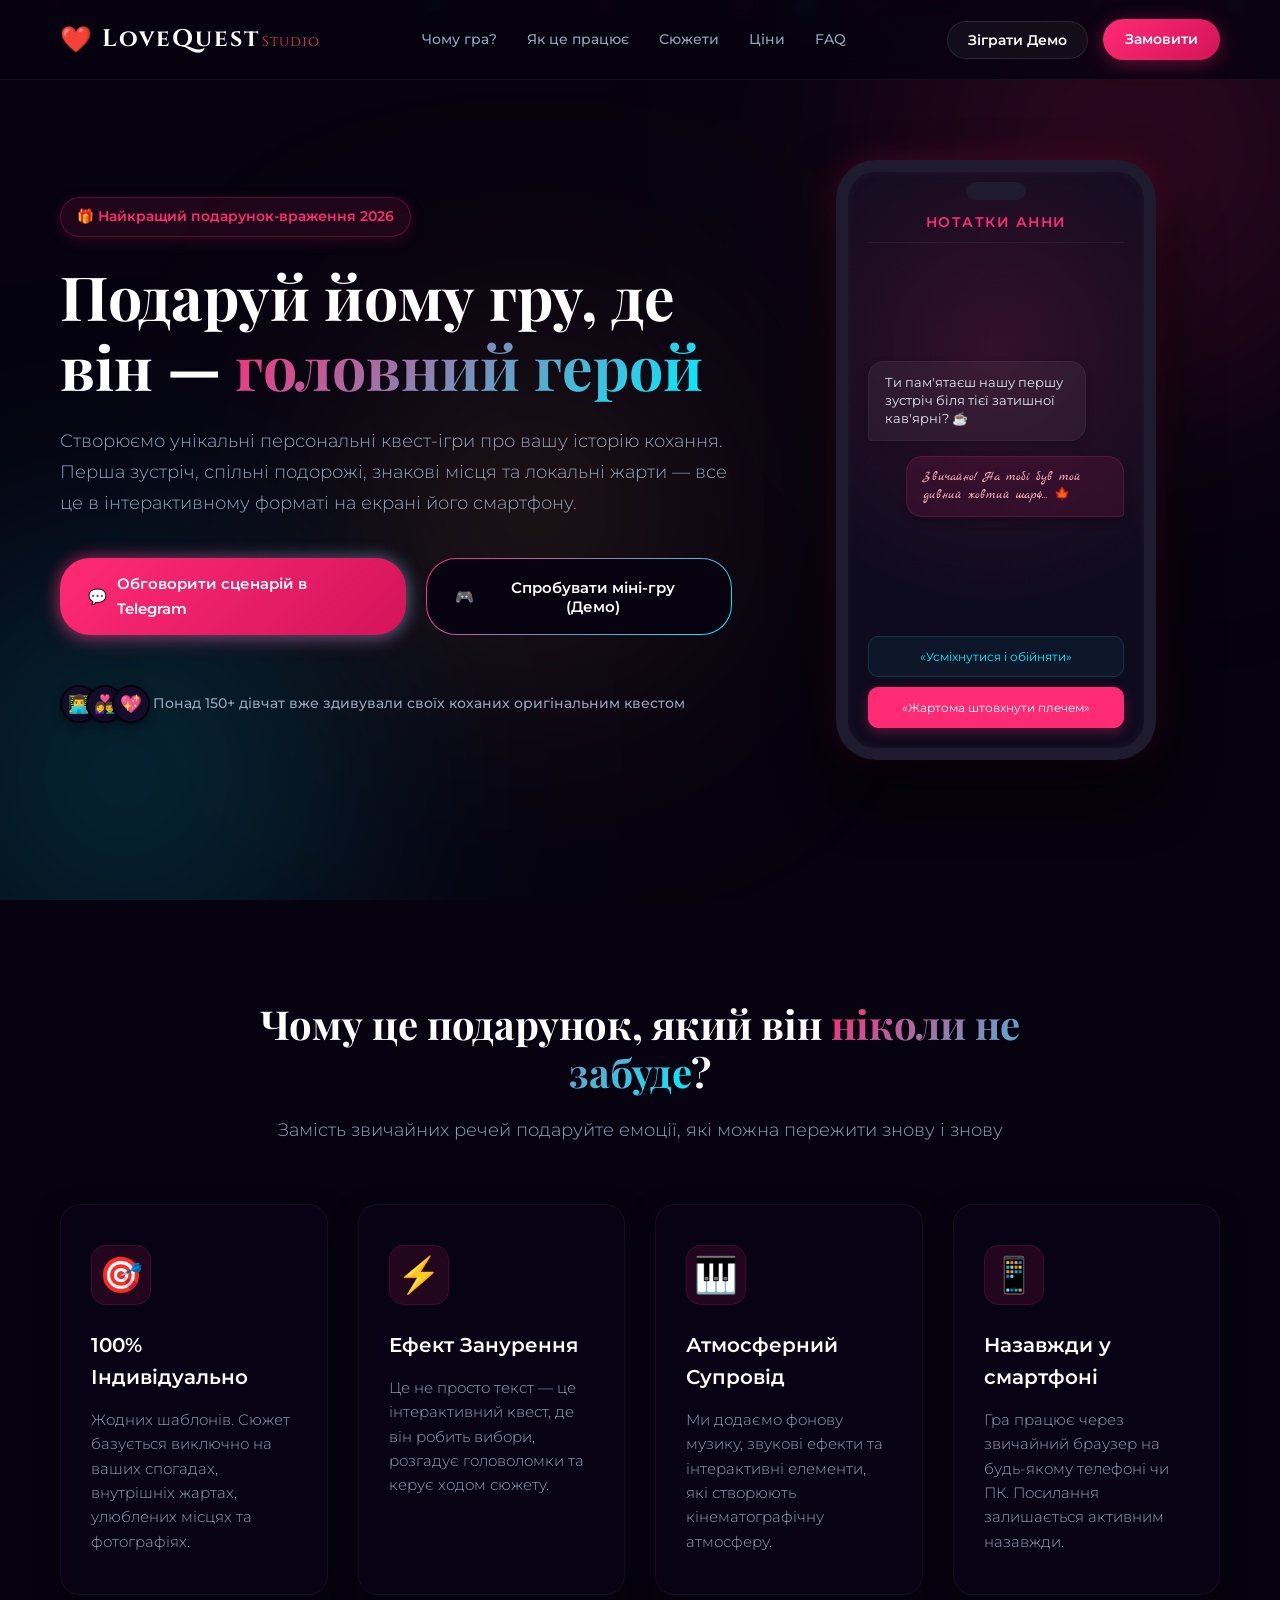
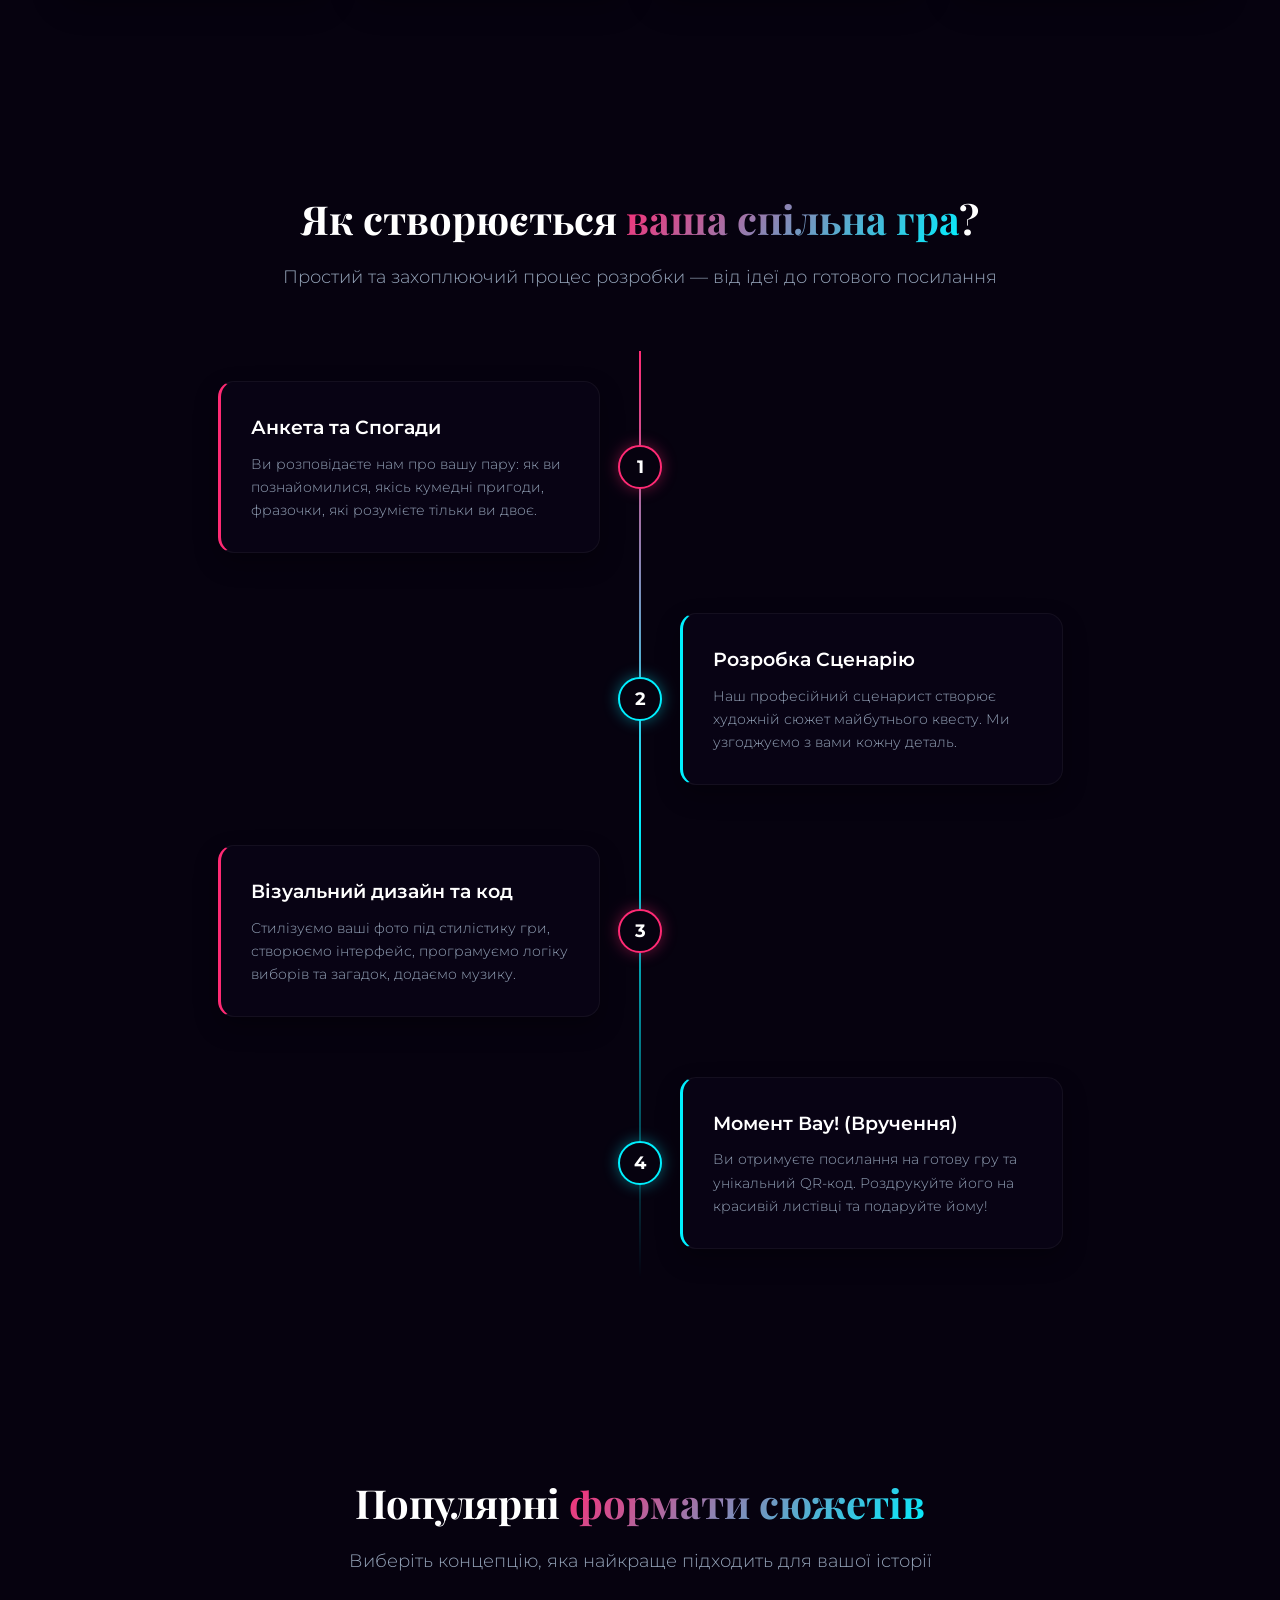
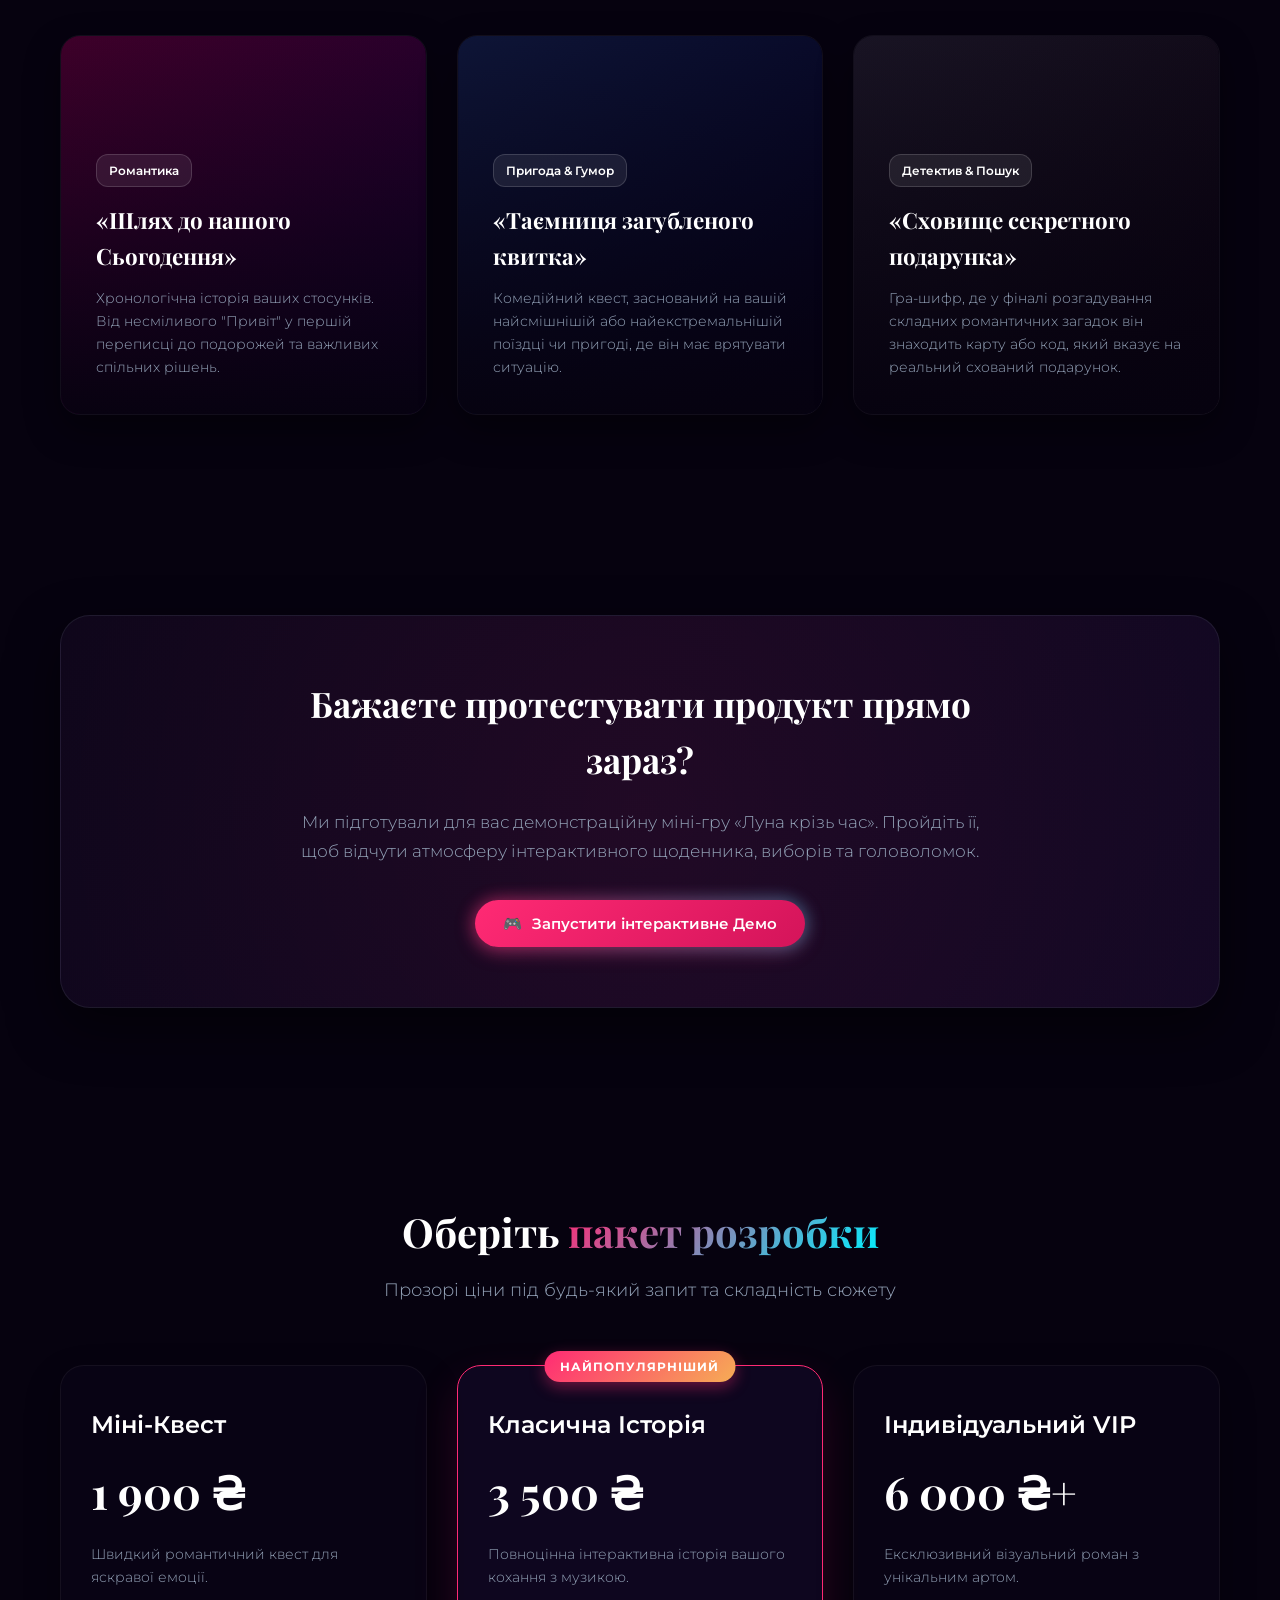
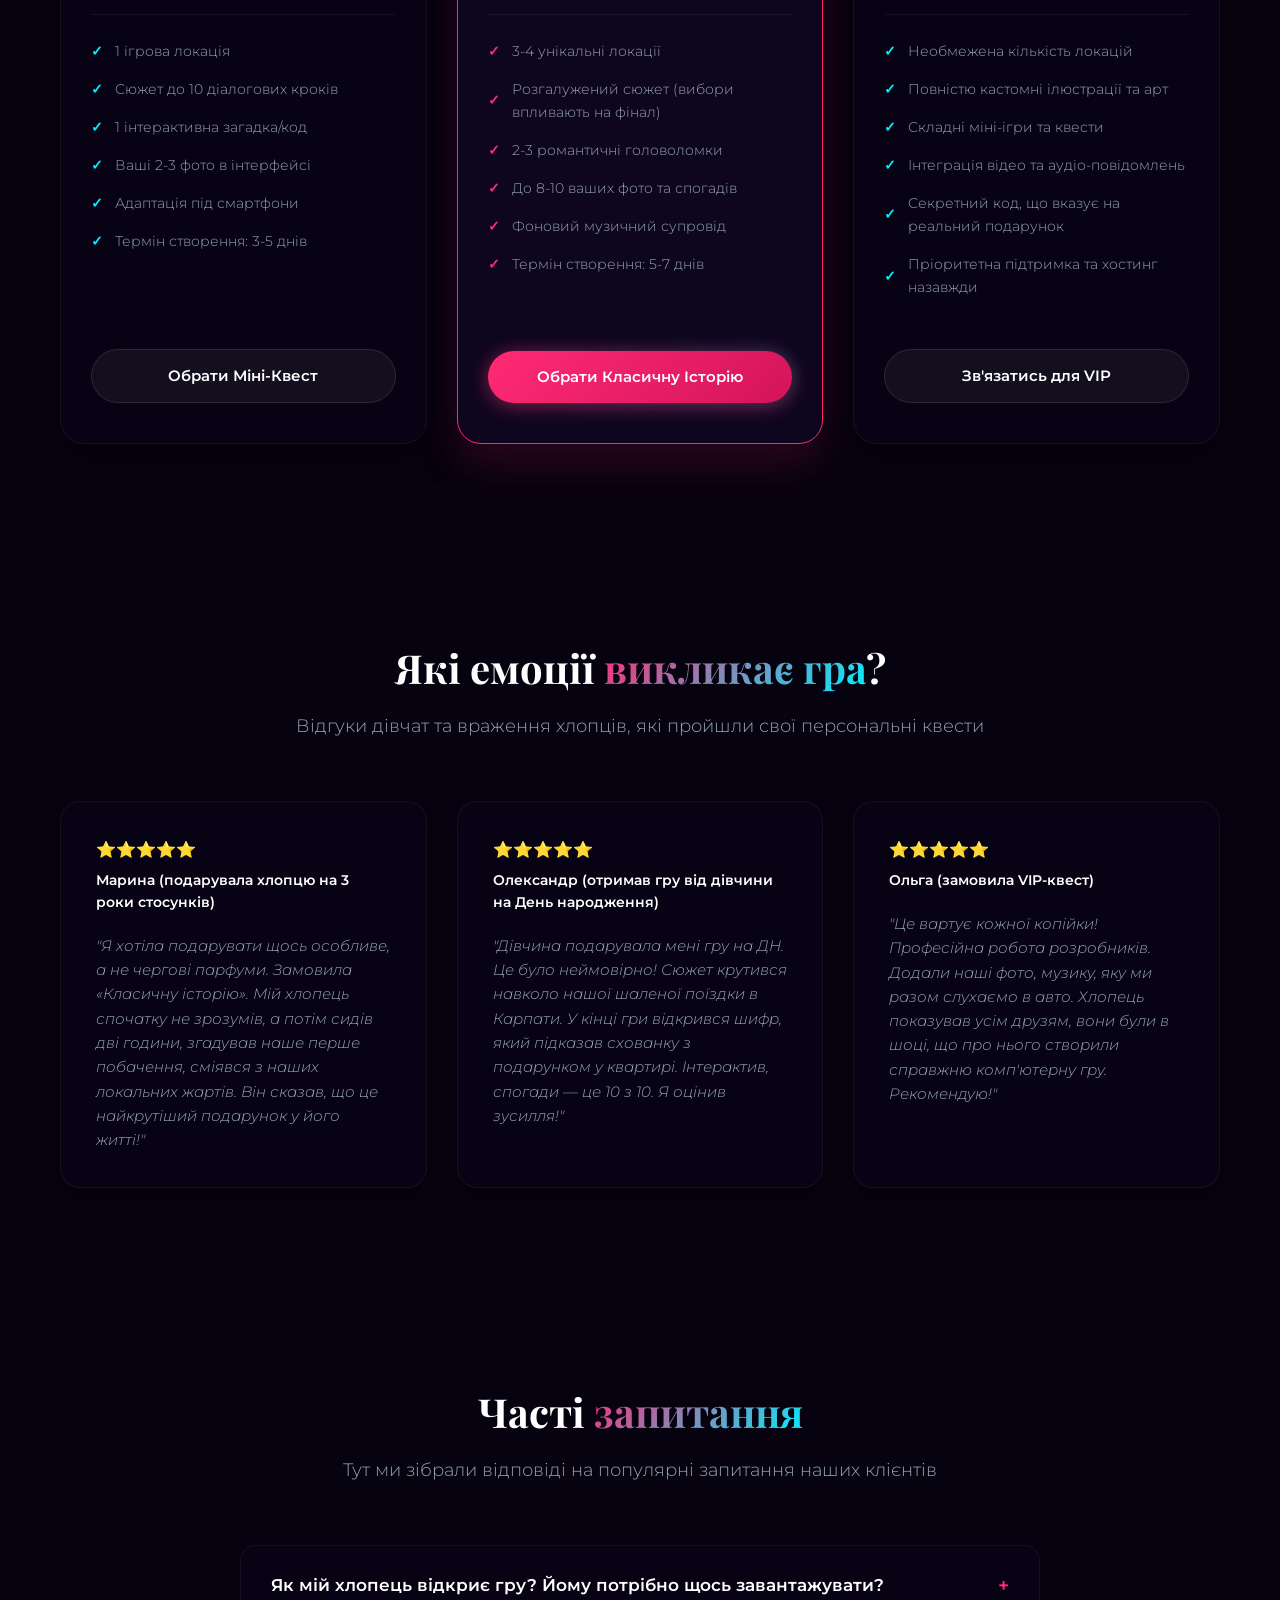
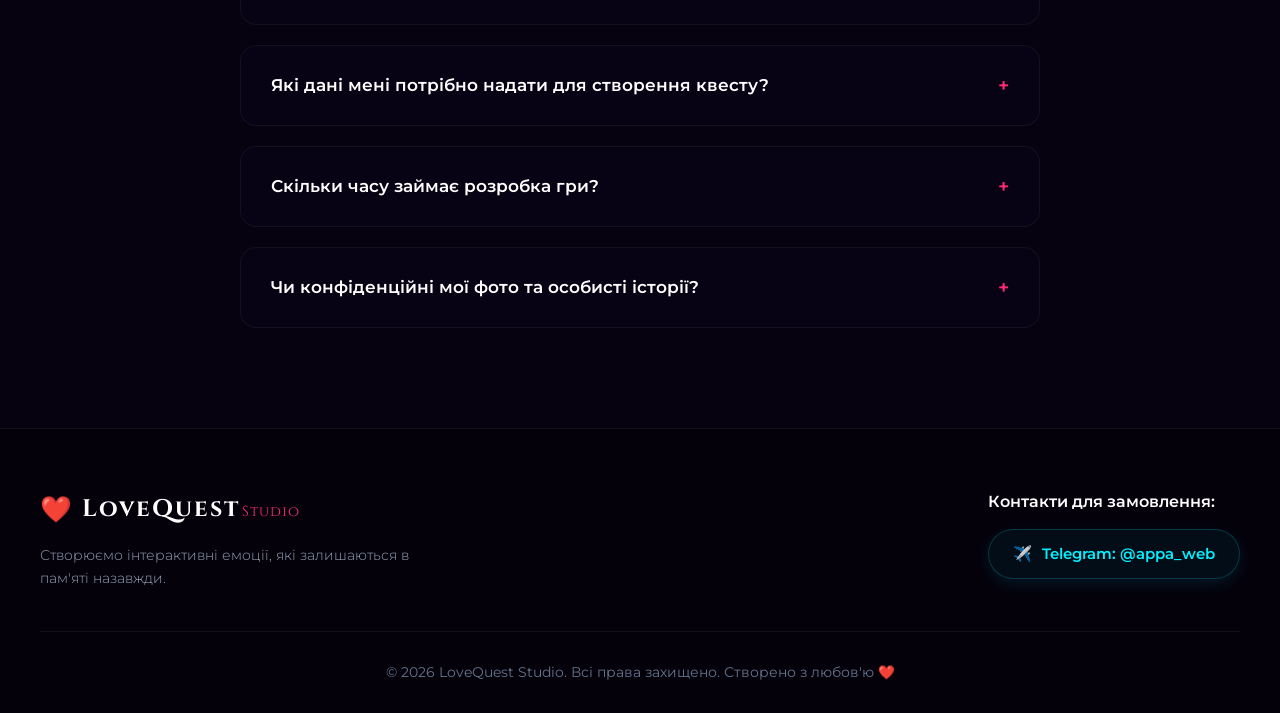
<file: love_game/index.html>
<!DOCTYPE html>
<html lang="uk">
<head>
    <meta charset="UTF-8">
    <meta name="viewport" content="width=device-width, initial-scale=1.0">
    <title>LoveQuest Studio | Створення персональних ігор-подарунків</title>
    <link rel="stylesheet" href="style.css">
    <!-- Google Fonts for premium typography -->
    <link rel="preconnect" href="https://fonts.googleapis.com">
    <link rel="preconnect" href="https://fonts.gstatic.com" crossorigin>
    <link href="https://fonts.googleapis.com/css2?family=Cinzel:wght@400;700&family=Marck+Script&family=Montserrat:wght@300;400;500;600;700&family=Playfair+Display:ital,wght@0,400;0,700;1,400&display=swap" rel="stylesheet">
</head>
<body>

    <!-- BACKGROUND EFFECTS -->
    <div class="bg-glows">
        <div class="glow glow-1"></div>
        <div class="glow glow-2"></div>
        <div class="glow glow-3"></div>
    </div>
    
    <!-- Floating Hearts/Particles Background -->
    <div id="particles-container" class="particles-container"></div>

    <!-- LANDING PAGE WRAPPER -->
    <div id="landing-wrapper" class="landing-wrapper">
        
        <!-- HEADER / NAVIGATION -->
        <header class="navbar">
            <div class="nav-container">
                <a href="#" class="logo">
                    <span class="logo-heart">❤️</span>
                    <span class="logo-text">LoveQuest<span class="logo-sub">Studio</span></span>
                </a>
                
                <nav class="nav-menu">
                    <a href="#about" class="nav-link">Чому гра?</a>
                    <a href="#how-it-works" class="nav-link">Як це працює</a>
                    <a href="#scenarios" class="nav-link">Сюжети</a>
                    <a href="#pricing" class="nav-link">Ціни</a>
                    <a href="#faq" class="nav-link">FAQ</a>
                </nav>

                <div class="nav-actions">
                    <button class="nav-btn-demo secondary-btn" onclick="launchDemo()">Зіграти Демо</button>
                    <a href="https://t.me/appa_web" target="_blank" class="nav-btn-order primary-btn">Замовити</a>
                </div>

                <button class="mobile-nav-toggle" aria-label="Меню">
                    <span class="bar"></span>
                    <span class="bar"></span>
                    <span class="bar"></span>
                </button>
            </div>
        </header>

        <!-- HERO SECTION -->
        <section class="hero-section">
            <div class="hero-content">
                <div class="hero-badge animate-fade-up">🎁 Найкращий подарунок-враження 2026</div>
                <h1 class="hero-title animate-fade-up-delayed">
                    Подаруй йому гру, де він — <span class="gradient-text">головний герой</span>
                </h1>
                <p class="hero-description animate-fade-up-delayed-2">
                    Створюємо унікальні персональні квест-ігри про вашу історію кохання. Перша зустріч, спільні подорожі, знакові місця та локальні жарти — все це в інтерактивному форматі на екрані його смартфону.
                </p>
                <div class="hero-ctas animate-fade-up-delayed-3">
                    <a href="https://t.me/appa_web" target="_blank" class="primary-btn pulse-glow">
                        <span class="btn-icon">💬</span> Обговорити сценарій в Telegram
                    </a>
                    <button onclick="launchDemo()" class="secondary-btn glow-border">
                        <span class="btn-icon">🎮</span> Спробувати міні-гру (Демо)
                    </button>
                </div>
                <div class="hero-trust animate-fade-up-delayed-4">
                    <div class="trust-avatars">
                        <span class="avatar">👨‍💻</span>
                        <span class="avatar">👩‍❤️‍👨</span>
                        <span class="avatar">💖</span>
                    </div>
                    <span class="trust-text">Понад 150+ дівчат вже здивували своїх коханих оригінальним квестом</span>
                </div>
            </div>
            
            <!-- Hero Mockup/Visual -->
            <div class="hero-visual animate-fade-in-right">
                <div class="phone-mockup-wrapper">
                    <div class="phone-mockup">
                        <div class="phone-screen-glow"></div>
                        <div class="phone-camera"></div>
                        <div class="phone-screen-content">
                            <!-- Visual representation of the game in a phone mockup -->
                            <div class="mockup-header">Нотатки Анни</div>
                            <div class="mockup-chat">
                                <div class="mockup-msg msg-left">Ти пам'ятаєш нашу першу зустріч біля тієї затишної кав'ярні? ☕</div>
                                <div class="mockup-msg msg-right handwriting">Звичайно! На тобі був той дивний жовтий шарф... 🍁</div>
                            </div>
                            <div class="mockup-options">
                                <div class="mockup-opt">«Усміхнутися і обійняти»</div>
                                <div class="mockup-opt active-opt">«Жартома штовхнути плечем»</div>
                            </div>
                        </div>
                    </div>
                </div>
            </div>
        </section>

        <!-- CONCEPT / WHY SECTION -->
        <section id="about" class="concept-section scroll-reveal">
            <div class="section-header">
                <h2 class="section-title">Чому це подарунок, який він <span class="gradient-text">ніколи не забуде</span>?</h2>
                <p class="section-subtitle">Замість звичайних речей подаруйте емоції, які можна пережити знову і знову</p>
            </div>

            <div class="concept-grid">
                <div class="concept-card">
                    <div class="card-icon">🎯</div>
                    <h3 class="card-title">100% Індивідуально</h3>
                    <p class="card-desc">Жодних шаблонів. Сюжет базується виключно на ваших спогадах, внутрішніх жартах, улюблених місцях та фотографіях.</p>
                </div>
                <div class="concept-card">
                    <div class="card-icon">⚡</div>
                    <h3 class="card-title">Ефект Занурення</h3>
                    <p class="card-desc">Це не просто текст — це інтерактивний квест, де він робить вибори, розгадує головоломки та керує ходом сюжету.</p>
                </div>
                <div class="concept-card">
                    <div class="card-icon">🎹</div>
                    <h3 class="card-title">Атмосферний Супровід</h3>
                    <p class="card-desc">Ми додаємо фонову музику, звукові ефекти та інтерактивні елементи, які створюють кінематографічну атмосферу.</p>
                </div>
                <div class="concept-card">
                    <div class="card-icon">📱</div>
                    <h3 class="card-title">Назавжди у смартфоні</h3>
                    <p class="card-desc">Гра працює через звичайний браузер на будь-якому телефоні чи ПК. Посилання залишається активним назавжди.</p>
                </div>
            </div>
        </section>

        <!-- HOW IT WORKS TIMELINE -->
        <section id="how-it-works" class="timeline-section scroll-reveal">
            <div class="section-header">
                <h2 class="section-title">Як створюється <span class="gradient-text">ваша спільна гра</span>?</h2>
                <p class="section-subtitle">Простий та захоплюючий процес розробки — від ідеї до готового посилання</p>
            </div>

            <div class="timeline">
                <div class="timeline-item left-item">
                    <div class="timeline-number">1</div>
                    <div class="timeline-content-box">
                        <h3 class="timeline-title">Анкета та Спогади</h3>
                        <p class="timeline-desc">Ви розповідаєте нам про вашу пару: як ви познайомилися, якісь кумедні пригоди, фразочки, які розумієте тільки ви двоє.</p>
                    </div>
                </div>

                <div class="timeline-item right-item">
                    <div class="timeline-number">2</div>
                    <div class="timeline-content-box">
                        <h3 class="timeline-title">Розробка Сценарію</h3>
                        <p class="timeline-desc">Наш професійний сценарист створює художній сюжет майбутнього квесту. Ми узгоджуємо з вами кожну деталь.</p>
                    </div>
                </div>

                <div class="timeline-item left-item">
                    <div class="timeline-number">3</div>
                    <div class="timeline-content-box">
                        <h3 class="timeline-title">Візуальний дизайн та код</h3>
                        <p class="timeline-desc">Стилізуємо ваші фото під стилістику гри, створюємо інтерфейс, програмуємо логіку виборів та загадок, додаємо музику.</p>
                    </div>
                </div>

                <div class="timeline-item right-item">
                    <div class="timeline-number">4</div>
                    <div class="timeline-content-box">
                        <h3 class="timeline-title">Момент Вау! (Вручення)</h3>
                        <p class="timeline-desc">Ви отримуєте посилання на готову гру та унікальний QR-код. Роздрукуйте його на красивій листівці та подаруйте йому!</p>
                    </div>
                </div>
            </div>
        </section>

        <!-- STORY IDEAS / SCENARIOS -->
        <section id="scenarios" class="scenarios-section scroll-reveal">
            <div class="section-header">
                <h2 class="section-title">Популярні <span class="gradient-text">формати сюжетів</span></h2>
                <p class="section-subtitle">Виберіть концепцію, яка найкраще підходить для вашої історії</p>
            </div>

            <div class="scenarios-grid">
                <div class="scenario-card">
                    <div class="scenario-bg scenario-bg-romantic"></div>
                    <div class="scenario-overlay"></div>
                    <div class="scenario-content">
                        <span class="scenario-tag">Романтика</span>
                        <h3 class="scenario-title">«Шлях до нашого Сьогодення»</h3>
                        <p class="scenario-desc">Хронологічна історія ваших стосунків. Від несміливого "Привіт" у першій переписці до подорожей та важливих спільних рішень.</p>
                    </div>
                </div>

                <div class="scenario-card">
                    <div class="scenario-bg scenario-bg-adventure"></div>
                    <div class="scenario-overlay"></div>
                    <div class="scenario-content">
                        <span class="scenario-tag">Пригода & Гумор</span>
                        <h3 class="scenario-title">«Таємниця загубленого квитка»</h3>
                        <p class="scenario-desc">Комедійний квест, заснований на вашій найсмішнішій або найекстремальнішій поїздці чи пригоді, де він має врятувати ситуацію.</p>
                    </div>
                </div>

                <div class="scenario-card">
                    <div class="scenario-bg scenario-bg-detective"></div>
                    <div class="scenario-overlay"></div>
                    <div class="scenario-content">
                        <span class="scenario-tag">Детектив & Пошук</span>
                        <h3 class="scenario-title">«Сховище секретного подарунка»</h3>
                        <p class="scenario-desc">Гра-шифр, де у фіналі розгадування складних романтичних загадок він знаходить карту або код, який вказує на реальний схований подарунок.</p>
                    </div>
                </div>
            </div>
        </section>

        <!-- DEMO BANNER SECTION -->
        <section class="demo-teaser-section scroll-reveal">
            <div class="demo-teaser-card">
                <div class="teaser-glow"></div>
                <div class="teaser-content">
                    <h2 class="teaser-title">Бажаєте протестувати продукт прямо зараз?</h2>
                    <p class="teaser-text">
                        Ми підготували для вас демонстраційну міні-гру «Луна крізь час». Пройдіть її, щоб відчути атмосферу інтерактивного щоденника, виборів та головоломок.
                    </p>
                    <button onclick="launchDemo()" class="primary-btn pulse-glow">
                        <span class="btn-icon">🎮</span> Запустити інтерактивне Демо
                    </button>
                </div>
            </div>
        </section>

        <!-- PRICING SECTION -->
        <section id="pricing" class="pricing-section scroll-reveal">
            <div class="section-header">
                <h2 class="section-title">Оберіть <span class="gradient-text">пакет розробки</span></h2>
                <p class="section-subtitle">Прозорі ціни під будь-який запит та складність сюжету</p>
            </div>

            <div class="pricing-grid">
                <!-- Plan 1 -->
                <div class="price-card">
                    <h3 class="price-name">Міні-Квест</h3>
                    <div class="price-value">1 900 ₴</div>
                    <p class="price-desc">Швидкий романтичний квест для яскравої емоції.</p>
                    <div class="price-divider"></div>
                    <ul class="price-features">
                        <li><span>✓</span> 1 ігрова локація</li>
                        <li><span>✓</span> Сюжет до 10 діалогових кроків</li>
                        <li><span>✓</span> 1 інтерактивна загадка/код</li>
                        <li><span>✓</span> Ваші 2-3 фото в інтерфейсі</li>
                        <li><span>✓</span> Адаптація під смартфони</li>
                        <li><span>✓</span> Термін створення: 3-5 днів</li>
                    </ul>
                    <a href="https://t.me/appa_web?text=Привіт!%20Хочу%20замовити%20пакет%20Міні-Квест" target="_blank" class="price-btn secondary-btn">Обрати Міні-Квест</a>
                </div>

                <!-- Plan 2 (Popular) -->
                <div class="price-card popular-card">
                    <div class="popular-badge">Найпопулярніший</div>
                    <h3 class="price-name">Класична Історія</h3>
                    <div class="price-value">3 500 ₴</div>
                    <p class="price-desc">Повноцінна інтерактивна історія вашого кохання з музикою.</p>
                    <div class="price-divider"></div>
                    <ul class="price-features">
                        <li><span>✓</span> 3-4 унікальні локації</li>
                        <li><span>✓</span> Розгалужений сюжет (вибори впливають на фінал)</li>
                        <li><span>✓</span> 2-3 романтичні головоломки</li>
                        <li><span>✓</span> До 8-10 ваших фото та спогадів</li>
                        <li><span>✓</span> Фоновий музичний супровід</li>
                        <li><span>✓</span> Термін створення: 5-7 днів</li>
                    </ul>
                    <a href="https://t.me/appa_web?text=Привіт!%20Хочу%20замовити%20пакет%20Класична%20Історія" target="_blank" class="price-btn primary-btn pulse-glow">Обрати Класичну Історію</a>
                </div>

                <!-- Plan 3 -->
                <div class="price-card">
                    <h3 class="price-name">Індивідуальний VIP</h3>
                    <div class="price-value">6 000 ₴+</div>
                    <p class="price-desc">Ексклюзивний візуальний роман з унікальним артом.</p>
                    <div class="price-divider"></div>
                    <ul class="price-features">
                        <li><span>✓</span> Необмежена кількість локацій</li>
                        <li><span>✓</span> Повністю кастомні ілюстрації та арт</li>
                        <li><span>✓</span> Складні міні-ігри та квести</li>
                        <li><span>✓</span> Інтеграція відео та аудіо-повідомлень</li>
                        <li><span>✓</span> Секретний код, що вказує на реальний подарунок</li>
                        <li><span>✓</span> Пріоритетна підтримка та хостинг назавжди</li>
                    </ul>
                    <a href="https://t.me/appa_web?text=Привіт!%20Хочу%20замовити%20пакет%20VIP" target="_blank" class="price-btn secondary-btn">Зв'язатись для VIP</a>
                </div>
            </div>
        </section>

        <!-- TESTIMONIALS SECTION -->
        <section class="testimonials-section scroll-reveal">
            <div class="section-header">
                <h2 class="section-title">Які емоції <span class="gradient-text">викликає гра</span>?</h2>
                <p class="section-subtitle">Відгуки дівчат та враження хлопців, які пройшли свої персональні квести</p>
            </div>

            <div class="testimonials-grid">
                <div class="review-card">
                    <div class="review-header">
                        <div class="review-stars">⭐⭐⭐⭐⭐</div>
                        <span class="review-author">Марина (подарувала хлопцю на 3 роки стосунків)</span>
                    </div>
                    <p class="review-text">
                        "Я хотіла подарувати щось особливе, а не чергові парфуми. Замовила «Класичну історію». Мій хлопець спочатку не зрозумів, а потім сидів дві години, згадував наше перше побачення, сміявся з наших локальних жартів. Він сказав, що це найкрутіший подарунок у його житті!"
                    </p>
                </div>

                <div class="review-card">
                    <div class="review-header">
                        <div class="review-stars">⭐⭐⭐⭐⭐</div>
                        <span class="review-author">Олександр (отримав гру від дівчини на День народження)</span>
                    </div>
                    <p class="review-text">
                        "Дівчина подарувала мені гру на ДН. Це було неймовірно! Сюжет крутився навколо нашої шаленої поїздки в Карпати. У кінці гри відкрився шифр, який підказав схованку з подарунком у квартирі. Інтерактив, спогади — це 10 з 10. Я оцінив зусилля!"
                    </p>
                </div>

                <div class="review-card">
                    <div class="review-header">
                        <div class="review-stars">⭐⭐⭐⭐⭐</div>
                        <span class="review-author">Ольга (замовила VIP-квест)</span>
                    </div>
                    <p class="review-text">
                        "Це вартує кожної копійки! Професійна робота розробників. Додали наші фото, музику, яку ми разом слухаємо в авто. Хлопець показував усім друзям, вони були в шоці, що про нього створили справжню комп'ютерну гру. Рекомендую!"
                    </p>
                </div>
            </div>
        </section>

        <!-- FAQ SECTION -->
        <section id="faq" class="faq-section scroll-reveal">
            <div class="section-header">
                <h2 class="section-title">Часті <span class="gradient-text">запитання</span></h2>
                <p class="section-subtitle">Тут ми зібрали відповіді на популярні запитання наших клієнтів</p>
            </div>

            <div class="faq-container">
                <div class="faq-item">
                    <div class="faq-question">
                        <span>Як мій хлопець відкриє гру? Йому потрібно щось завантажувати?</span>
                        <span class="faq-icon">+</span>
                    </div>
                    <div class="faq-answer">
                        <p>Нічого завантажувати не потрібно! Гра розробляється як веб-додаток. Ми надаємо вам індивідуальне посилання (і красивий QR-код), при переході за яким гра запускається миттєво в будь-якому браузері на телефоні, планшеті чи комп'ютері.</p>
                    </div>
                </div>

                <div class="faq-item">
                    <div class="faq-question">
                        <span>Які дані мені потрібно надати для створення квесту?</span>
                        <span class="faq-icon">+</span>
                    </div>
                    <div class="faq-answer">
                        <p>Ми надсилаємо вам коротку та зручну анкету. Там будуть питання про вашу першу зустріч, знакові місця (наприклад, кафе, де відбулося перше побачення), ваші жарти, захоплення вашого хлопця, спільну музику та фотографії, які ви хотіли б інтегрувати.</p>
                    </div>
                </div>

                <div class="faq-item">
                    <div class="faq-question">
                        <span>Скільки часу займає розробка гри?</span>
                        <span class="faq-icon">+</span>
                    </div>
                    <div class="faq-answer">
                        <p>Створення квесту зазвичай займає від 3 до 7 днів в залежності від обраного пакету послуг. Якщо вам потрібен терміновий подарунок "на вчора", зв'яжіться з нами в Telegram — ми спробуємо допомогти в експрес-режимі.</p>
                    </div>
                </div>

                <div class="faq-item">
                    <div class="faq-question">
                        <span>Чи конфіденційні мої фото та особисті історії?</span>
                        <span class="faq-icon">+</span>
                    </div>
                    <div class="faq-answer">
                        <p>Абсолютно! Ми гарантуємо повну конфіденційність ваших особистих даних, листування та фотографій. Вони використовуються виключно для розробки вашої гри і не будуть опубліковані або передані третім особам.</p>
                    </div>
                </div>
            </div>
        </section>

        <!-- FOOTER / CONTACTS -->
        <footer class="footer-section">
            <div class="footer-container">
                <div class="footer-brand">
                    <a href="#" class="logo">
                        <span class="logo-heart">❤️</span>
                        <span class="logo-text">LoveQuest<span class="logo-sub">Studio</span></span>
                    </a>
                    <p class="footer-tagline">Створюємо інтерактивні емоції, які залишаються в пам'яті назавжди.</p>
                </div>
                
                <div class="footer-contacts">
                    <h4>Контакти для замовлення:</h4>
                    <a href="https://t.me/appa_web" target="_blank" class="footer-tg-link">
                        <span class="tg-icon">✈️</span> Telegram: @appa_web
                    </a>
                </div>
            </div>
            
            <div class="footer-bottom">
                <p>&copy; 2026 LoveQuest Studio. Всі права захищено. Створено з любов'ю ❤️</p>
            </div>
        </footer>

    </div>
    <!-- END OF LANDING PAGE WRAPPER -->


    <!-- PLAYABLE DEMO GAME CONTAINER (Initially Hidden) -->
    <div id="demo-game-container" class="demo-game-container hidden">
        
        <!-- Demo Control Panel Overlay -->
        <div class="demo-control-bar">
            <button id="exit-demo-btn" class="exit-demo-btn" onclick="exitDemo()">
                <span class="exit-icon">🚪</span> Вийти з демо
            </button>
            
            <!-- Sound Toggle Widget (Moved inside container) -->
            <div id="sound-control" class="sound-control">
                <button id="sound-btn" class="sound-btn" aria-label="Увімкнути/Вимкнути звук">
                    <span class="sound-icon">🔈</span>
                    <span class="sound-text">Звук: Вимкнено</span>
                </button>
            </div>
        </div>

        <!-- Title Screen -->
        <section id="title-screen" class="title-screen">
            <div class="title-overlay"></div>
            <div class="title-content">
                <h1 class="game-logo">Луна крізь час</h1>
                <p class="game-subtitle">Echoes Through Time</p>
                <div class="divider-glow"></div>
                <p class="game-intro-text">
                    Дві епохи. Два серця, розділені 138 роками невідомості. <br>
                    Один магічний щоденник, що здатний змінити хід історії.
                </p>
                <button id="start-game-btn" class="premium-btn">Почати реставрацію</button>
            </div>
        </section>

        <!-- Main Game Play Screen -->
        <main id="game-screen" class="game-screen hidden">
            <!-- Trust Meter -->
            <div class="trust-container">
                <span class="heart-icon">❤️</span>
                <span class="trust-label">Довіра:</span>
                <div class="trust-bar-bg">
                    <div id="trust-bar-fill" class="trust-bar-fill" style="width: 0%;"></div>
                </div>
                <span id="trust-value" class="trust-value">0%</span>
            </div>

            <!-- Split Era Backgrounds -->
            <div class="era-split">
                <!-- Left Era: Anna (Present, 2026) -->
                <div id="era-anna" class="era-panel era-present">
                    <div class="era-overlay"></div>
                    <div class="flashlight-glow" id="flashlight"></div>
                    <div class="era-badge">Анна • Теперішнє (2026)</div>
                    <div class="location-desc">Стара занедбана вежа маєтку</div>
                </div>

                <!-- Right Era: Max (Past, 1888) -->
                <div id="era-max" class="era-panel era-past">
                    <div class="era-overlay"></div>
                    <div class="candle-flicker"></div>
                    <div class="era-badge">Макс • Минуле (1888)</div>
                    <div class="location-desc">Кабінет алхіміка</div>
                </div>
            </div>

            <!-- The Alchemical Diary Interface (Book Overlay) -->
            <div class="diary-container">
                <div class="diary-book">
                    <div class="diary-spine"></div>
                    
                    <!-- Left Page (Anna / Actions) -->
                    <div class="diary-page page-left">
                        <div class="page-content">
                            <div class="page-header">Нотатки Анни</div>
                            <div id="anna-log" class="page-body">
                                <!-- Anna's thoughts/dialogue appears here -->
                            </div>
                        </div>
                    </div>

                    <!-- Right Page (Max / Messages) -->
                    <div class="diary-page page-right">
                        <div class="page-content">
                            <div class="page-header">Свіжі чорнила</div>
                            <div id="max-log" class="page-body handwriting">
                                <!-- Max's handwritten text appears here -->
                            </div>
                        </div>
                    </div>
                </div>

                <!-- Interaction Box below the book -->
                <div class="interaction-area">
                    <div id="narrative-text" class="narrative-text"></div>
                    <div id="options-container" class="options-container">
                        <!-- Dialogue choices appear here -->
                    </div>
                </div>
            </div>
        </main>

        <!-- Puzzle Overlay Modal -->
        <div id="puzzle-modal" class="puzzle-modal hidden">
            <div class="puzzle-backdrop"></div>
            <div class="puzzle-content">
                <h2 class="puzzle-title">Таємниця Портрета</h2>
                <p class="puzzle-desc">
                    На рамі старого заіржавілого портрета засновника розташовано кодовий замок із небесними символами.
                    У теперішньому часі механізм заклинив на символі Зірки.
                </p>
                <div class="riddle-box">
                    <p class="riddle-quote">«Шлях починається там, де падає світло ночі, і закінчується світанком»</p>
                    <p class="riddle-hint">Підказка: Перетягуйте або клацайте елементи, щоб розташувати світила в хронологічному порядку від ночі до ранку.</p>
                </div>

                <!-- Puzzle Interactive Area -->
                <div class="symbols-wrapper">
                    <div class="symbols-container" id="symbols-container">
                        <!-- Symbols to be generated & sorted -->
                        <div class="symbol-node" data-id="star" draggable="true">
                            <span class="symbol-art">⭐</span>
                            <span class="symbol-name">Зірка</span>
                        </div>
                        <div class="symbol-node" data-id="moon" draggable="true">
                            <span class="symbol-art">🌙</span>
                            <span class="symbol-name">Місяць</span>
                        </div>
                        <div class="symbol-node" data-id="sun" draggable="true">
                            <span class="symbol-art">☀️</span>
                            <span class="symbol-name">Сонце</span>
                        </div>
                        <div class="symbol-node" data-id="comet" draggable="true">
                            <span class="symbol-art">☄️</span>
                            <span class="symbol-name">Комета</span>
                        </div>
                    </div>
                </div>

                <p id="puzzle-feedback" class="puzzle-feedback"></p>
                <button id="submit-puzzle" class="premium-btn">Перевірити механізм</button>
            </div>
        </div>

        <!-- Portal ending overlay -->
        <div id="portal-screen" class="portal-screen hidden">
            <canvas id="portal-canvas" class="portal-canvas"></canvas>
            <div class="portal-content">
                <h1 class="portal-header">Алхімічне дзеркало</h1>
                <p class="portal-text">
                    Стародавнє срібне дзеркало у підвалі вежі завібрувало, випускаючи промені дивного блакитного та золотого світла.
                    Вихор часу готовий перенести вас, але повернутися назад буде неможливо.
                </p>
                <div class="portal-choices">
                    <button id="choice-stay" class="portal-btn present-btn">Залишитися в 2026 році</button>
                    <button id="choice-go" class="portal-btn past-btn">Крокнути в минуле (1888)</button>
                </div>
            </div>
        </div>

        <!-- Final Ending / Credits Screen -->
        <section id="ending-screen" class="ending-screen hidden">
            <div class="ending-overlay"></div>
            <div class="ending-content">
                <h1 id="ending-title" class="ending-title">Фінал</h1>
                <p id="ending-desc" class="ending-desc"></p>
                <div class="divider-glow"></div>
                <p class="credits">Дякуємо за гру! <br> Сюжет розіграно у «Луна крізь час».</p>
                <button id="restart-game-btn" class="premium-btn">Грати знову</button>
            </div>
        </section>

    </div>
    <!-- END OF PLAYABLE DEMO GAME CONTAINER -->

    <script src="script.js"></script>
</body>
</html>
</file>
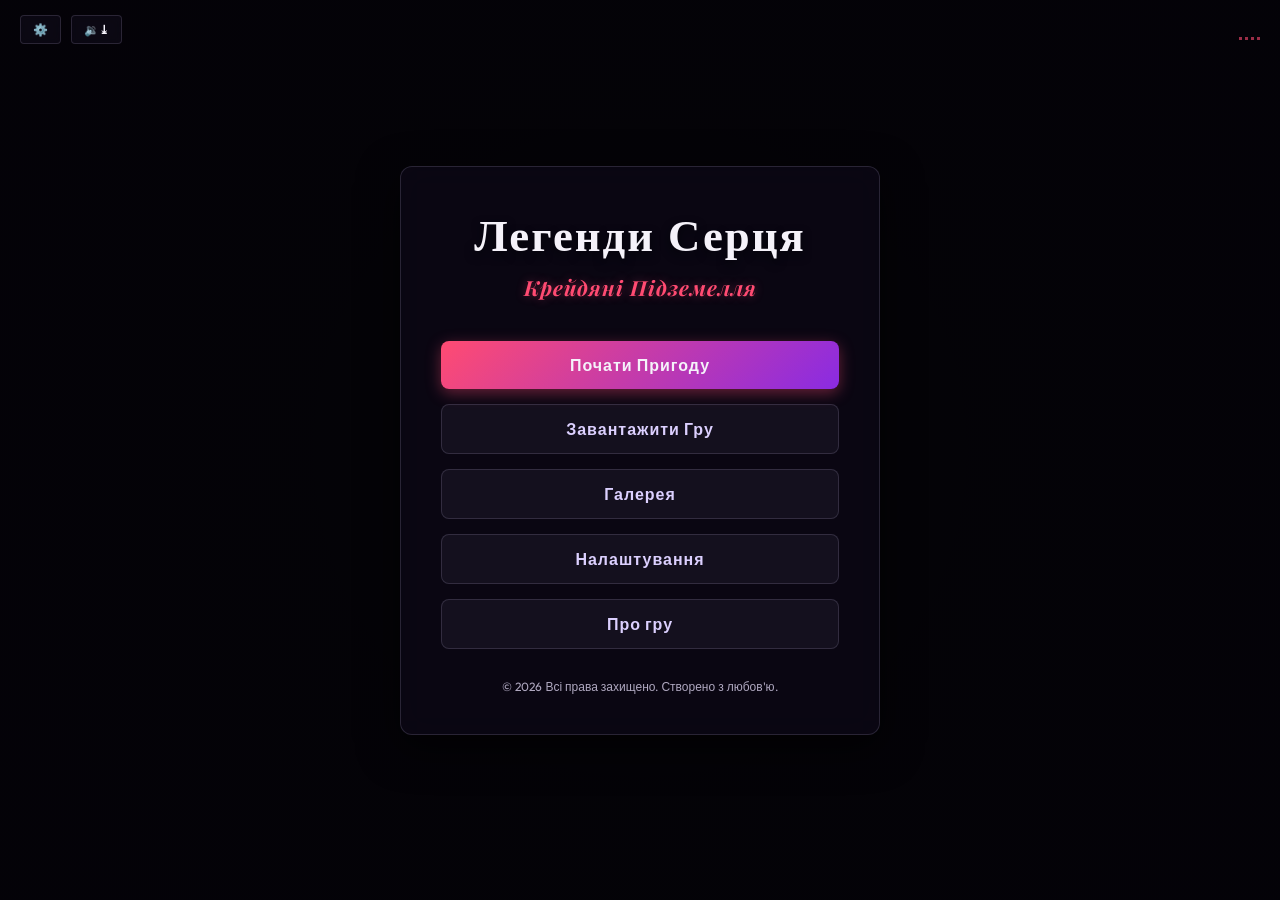
<file: love_game1/index.html>
<!DOCTYPE html>
<html lang="uk">
<head>
    <meta charset="UTF-8">
    <meta name="viewport" content="width=device-width, initial-scale=1.0">
    <title>Легенди Серця: Крейдяні Підземелля</title>
    <meta name="description" content="Неймовірна інтерактивна новела про кохання та таємниці крейдяних тунелів міста Хелм. Зустріньте привида Білуха та перевірте свої почуття.">
    <link rel="stylesheet" href="style.css">
    <!-- Google Fonts for premium typography -->
    <link rel="preconnect" href="https://fonts.googleapis.com">
    <link rel="preconnect" href="https://fonts.gstatic.com" crossorigin>
    <link href="https://fonts.googleapis.com/css2?family=Cinzel+Decorative:wght@700&family=Outfit:wght@300;400;600&family=Playfair+Display:ital,wght@0,500;0,700;1,400&display=swap" rel="stylesheet">
</head>
<body>
    <!-- Game Preloader -->
    <div id="preloader" class="preloader">
        <div class="preloader-content">
            <h1 class="gothic-title pulse">Легенди Серця</h1>
            <div class="spinner"></div>
            <p class="preloader-text">Завантаження таємниць підземелля...</p>
        </div>
    </div>

    <!-- Main Game Container -->
    <main id="game-container" class="game-container">
        
        <!-- Game Viewport Background Image -->
        <div id="bg-viewport" class="bg-viewport"></div>
        <div id="ambient-overlay" class="ambient-overlay"></div>

        <!-- Ambient Sound Visualizer (Subtle animation showing sound state) -->
        <div id="audio-indicator" class="audio-indicator" title="Звуковий супровід активний">
            <span></span><span></span><span></span><span></span>
        </div>

        <!-- Quick Controls (Top Bar) -->
        <header id="top-controls" class="top-controls">
            <button id="btn-quick-save" class="control-btn hidden" title="Швидке збереження">QSAVE</button>
            <button id="btn-quick-load" class="control-btn hidden" title="Швидке завантаження">QLOAD</button>
            <button id="btn-menu-save" class="control-btn hidden" title="Зберегти / Завантажити">СЛОТИ</button>
            <button id="btn-menu-settings" class="control-btn" title="Налаштування">⚙️</button>
            <button id="btn-toggle-sound" class="control-btn sound-on" title="Вимкнути звук">🔉⤓</button>
        </header>

        <!-- Screen 1: Main Menu -->
        <section id="main-menu" class="menu-screen active">
            <div class="menu-content glass-card">
                <h1 class="game-main-title">Легенди Серця</h1>
                <h2 class="game-sub-title">Крейдяні Підземелля</h2>
                
                <div class="menu-buttons">
                    <button id="btn-continue-game" class="menu-btn primary-btn hidden">Продовжити</button>
                    <button id="btn-start-game" class="menu-btn primary-btn">Почати Пригоду</button>
                    <button id="btn-load-menu" class="menu-btn secondary-btn">Завантажити Гру</button>
                    <button id="btn-open-gallery" class="menu-btn secondary-btn">Галерея</button>
                    <button id="btn-open-settings" class="menu-btn secondary-btn">Налаштування</button>
                    <button id="btn-about" class="menu-btn secondary-btn">Про гру</button>
                </div>
                
                <footer class="menu-footer">
                    <p>© 2026 Всі права захищено. Створено з любов'ю.</p>
                </footer>
            </div>
        </section>

        <!-- Screen 2: Character Selection -->
        <section id="char-selection" class="menu-screen hidden">
            <div class="menu-content glass-card wide-card">
                <h2 class="screen-title">Оберіть свого персонажа</h2>
                <p class="screen-desc">Кожен персонаж бачить цю пригоду під своїм кутом</p>
                
                <div class="character-grid">
                    <!-- Character 1: Max -->
                    <div id="char-max" class="char-card" data-char="max">
                        <div class="char-avatar-placeholder max-avatar">👦</div>
                        <div class="char-info">
                            <h3>Макс</h3>
                            <p class="char-role">Романтик та шукач пригод</p>
                            <p class="char-bio">Привів Соломію в тунелі, щоб зробити цей день незабутнім. Має із собою ліхтарик та велике серце.</p>
                        </div>
                    </div>
                    
                    <!-- Character 2: Solomiya -->
                    <div id="char-julia" class="char-card" data-char="julia">
                        <div class="char-avatar-placeholder julia-avatar">👧</div>
                        <div class="char-info">
                            <h3>Соломія</h3>
                            <p class="char-role">Скептик та аналітик</p>
                            <p class="char-bio">Не дуже вірить у міські легенди, але обожнює історію. Має із собою блокнот та старовинну монету на удачу.</p>
                        </div>
                    </div>
                </div>

                <div class="selection-actions">
                    <button id="btn-char-back" class="menu-btn secondary-btn">Назад</button>
                    <button id="btn-char-confirm" class="menu-btn primary-btn disabled" disabled>Підтвердити</button>
                </div>
            </div>
        </section>

        <!-- Screen 3: Game Screen (Interactive VN UI) -->
        <section id="story-viewport" class="story-viewport-screen hidden">
            
            <!-- Character Portrait Left (Max/Solomiya/Bieluch) -->
            <div id="portrait-left" class="char-portrait hidden"></div>
            
            <!-- Character Portrait Right -->
            <div id="portrait-right" class="char-portrait hidden"></div>

            <!-- Dialogue and Control Box -->
            <div id="ui-box-container" class="ui-box-container">
                <!-- Speaker Name Badge -->
                <div id="speaker-badge" class="speaker-badge hidden">Ім'я</div>
                
                <!-- Main Text Box -->
                <div id="dialogue-box" class="dialogue-box glass-card">
                    <div id="dialogue-text" class="dialogue-text">
                        Крейдяні тунелі зустрічають вас холодною тишею... Натисніть, щоб розпочати подорож.
                    </div>
                    <span id="click-prompt" class="click-prompt">▼</span>
                </div>
                
                <!-- Interaction Choices Box -->
                <div id="choices-container" class="choices-container hidden">
                    <!-- Dynamic choice buttons will be generated here -->
                </div>
            </div>

            <!-- Inventory Display Overlay -->
            <div id="inventory-bar" class="inventory-bar glass-card">
                <span class="inventory-title">Рюкзак:</span>
                <div id="inventory-items" class="inventory-items">
                    <span class="empty-inventory">Порожньо</span>
                </div>
            </div>
        </section>

        <!-- Overlay: Settings Modal -->
        <section id="settings-modal" class="modal hidden">
            <div class="modal-content glass-card">
                <button id="btn-close-settings" class="close-modal-btn">×</button>
                <h3 class="modal-title">Налаштування</h3>
                
                <div class="settings-group">
                    <label for="slider-text-speed">Швидкість тексту</label>
                    <input type="range" id="slider-text-speed" min="10" max="80" value="40" step="5">
                    <span class="range-value" id="val-text-speed">Нормальна</span>
                </div>
                
                <div class="settings-group">
                    <label for="slider-ambient-volume">Гучність атмосфери</label>
                    <input type="range" id="slider-ambient-volume" min="0" max="100" value="20">
                    <span class="range-value" id="val-ambient-volume">20%</span>
                </div>

                <div class="settings-actions">
                    <button id="btn-clear-save" class="danger-btn">Скинути всі збереження</button>
                </div>
            </div>
        </section>

        <!-- Overlay: Save/Load Slots Modal -->
        <section id="saveload-modal" class="modal hidden">
            <div class="modal-content glass-card">
                <button id="btn-close-saveload" class="close-modal-btn">×</button>
                <h3 id="saveload-title" class="modal-title">Зберегти / Завантажити</h3>
                
                <div class="save-slots-list">
                    <!-- Slot 1 -->
                    <div class="save-slot" data-slot="1">
                        <span class="slot-num">Слот 1</span>
                        <div class="slot-info">
                            <span class="slot-status">Порожньо</span>
                        </div>
                        <div class="slot-actions">
                            <button class="slot-btn action-save">Зберегти</button>
                            <button class="slot-btn action-load" disabled>Завантажити</button>
                        </div>
                    </div>
                    <!-- Slot 2 -->
                    <div class="save-slot" data-slot="2">
                        <span class="slot-num">Слот 2</span>
                        <div class="slot-info">
                            <span class="slot-status">Порожньо</span>
                        </div>
                        <div class="slot-actions">
                            <button class="slot-btn action-save">Зберегти</button>
                            <button class="slot-btn action-load" disabled>Завантажити</button>
                        </div>
                    </div>
                    <!-- Slot 3 -->
                    <div class="save-slot" data-slot="3">
                        <span class="slot-num">Слот 3</span>
                        <div class="slot-info">
                            <span class="slot-status">Порожньо</span>
                        </div>
                        <div class="slot-actions">
                            <button class="slot-btn action-save">Зберегти</button>
                            <button class="slot-btn action-load" disabled>Завантажити</button>
                        </div>
                    </div>
                </div>
            </div>
        </section>

        <!-- Overlay: About Game Modal -->
        <section id="about-modal" class="modal hidden">
            <div class="modal-content glass-card">
                <button id="btn-close-about" class="close-modal-btn">×</button>
                <h3 class="modal-title">Про проект</h3>
                <div class="about-text-content">
                    <p><strong>«Легенди Серця: Крейдяні Підземелля»</strong> — це інтерактивний романтичний квест, події якого розгортаються у Chełmskie Podziemia Kredowe (Хелмські крейдяні підземелля, Польща).</p>
                    <p>За легендою, у цих тунелях мешкає привид Білух (Bieluch) — добрий дух білого ведмедя, що охороняє підземні лабіринти та чистоту сердець тих, хто сюди заходить.</p>
                    <p>Ваші вибори вирішать долю закоханої пари, Макса та Соломії. Чи зможуть вони здолати темряву, розгадати таємниці привида та вийти до світла разом?</p>
                </div>
            </div>
        </section>

        <!-- Overlay: Gallery Modal -->
        <section id="gallery-modal" class="modal hidden">
            <div class="modal-content glass-card wide-card">
                <button id="btn-close-gallery" class="close-modal-btn">×</button>
                <h3 class="modal-title">Галерея Фіналів</h3>
                
                <div class="gallery-grid">
                    <!-- Ending 1: True Love -->
                    <div id="gallery-ending-true_love" class="gallery-card locked">
                        <div class="gallery-img-container">
                            <img src="assets/couple_kiss.png" alt="Вічне Кохання" class="gallery-preview">
                            <div class="lock-overlay">🔒</div>
                        </div>
                        <div class="gallery-info">
                            <h4>Вічне Кохання</h4>
                            <p class="gallery-cond">Пройдіть випробування Білуха з високою довірою</p>
                        </div>
                    </div>
                    
                    <!-- Ending 2: Normal -->
                    <div id="gallery-ending-normal" class="gallery-card locked">
                        <div class="gallery-img-container">
                            <img src="assets/couple_kiss.png" alt="Вихід до Світла" class="gallery-preview">
                            <div class="lock-overlay">🔒</div>
                        </div>
                        <div class="gallery-info">
                            <h4>Вихід до Світла</h4>
                            <p class="gallery-cond">Успішно вийдіть разом із підземелля</p>
                        </div>
                    </div>

                    <!-- Ending 3: Friendship -->
                    <div id="gallery-ending-friendship" class="gallery-card locked">
                        <div class="gallery-img-container">
                            <img src="assets/tunnels_entrance.png" alt="Холодні Тіні" class="gallery-preview">
                            <div class="lock-overlay">🔒</div>
                        </div>
                        <div class="gallery-info">
                            <h4>Холодні Тіні</h4>
                            <p class="gallery-cond">Виберіться з тунелів із низьким рівнем довіри</p>
                        </div>
                    </div>

                    <!-- Ending 4: Lost -->
                    <div id="gallery-ending-lost" class="gallery-card locked">
                        <div class="gallery-img-container">
                            <img src="assets/ghost_bieluch.png" alt="Втрачені в Лабіринті" class="gallery-preview">
                            <div class="lock-overlay">🔒</div>
                        </div>
                        <div class="gallery-info">
                            <h4>Втрачені в Лабіринті</h4>
                            <p class="gallery-cond">Заблукайте назавжди в темряві тунелів</p>
                        </div>
                    </div>
                </div>
            </div>
        </section>
    </main>

    <script src="script.js"></script>
</body>
</html>
</file>
<file: love_game/style.css>
:root {
    /* Color Palette */
    --bg-dark-1: #06020f;      /* Midnight Violet */
    --bg-dark-2: #0d071d;      /* Deep Space Violet */
    --bg-dark-3: #140d29;      /* Velvet Violet */
    
    --accent-pink: #ff2a74;    /* Romantic Pink */
    --accent-pink-glow: rgba(255, 42, 116, 0.4);
    --accent-cyan: #00f0ff;    /* Cyber Cyan */
    --accent-cyan-glow: rgba(0, 240, 255, 0.4);
    --accent-gold: #f6ad55;    /* Retro Gold */
    --accent-gold-glow: rgba(246, 173, 85, 0.4);
    
    --text-white: #ffffff;
    --text-slate: #94a3b8;
    --text-muted: #64748b;
    
    /* Layout & Fonts */
    --font-sans: 'Montserrat', sans-serif;
    --font-serif: 'Playfair Display', serif;
    --font-logo: 'Cinzel', serif;
    --navbar-height: 80px;
    --transition-smooth: all 0.4s cubic-bezier(0.16, 1, 0.3, 1);
}

/* General Reset & Page Base */
* {
    box-sizing: border-box;
    margin: 0;
    padding: 0;
}

html {
    scroll-behavior: smooth;
    overflow-x: hidden;
}

body {
    font-family: var(--font-sans);
    background-color: var(--bg-dark-1);
    color: var(--text-slate);
    min-height: 100vh;
    width: 100%;
    overflow-x: hidden;
    overflow-y: auto;
    position: relative;
    line-height: 1.6;
}

/* Prevent scroll when demo is active */
body.demo-active {
    overflow: hidden;
}

/* Custom Scrollbar */
::-webkit-scrollbar {
    width: 8px;
}
::-webkit-scrollbar-track {
    background: var(--bg-dark-1);
}
::-webkit-scrollbar-thumb {
    background: rgba(255, 42, 116, 0.2);
    border-radius: 4px;
    border: 2px solid var(--bg-dark-1);
}
::-webkit-scrollbar-thumb:hover {
    background: var(--accent-pink);
}

/* PLAYABLE DEMO GAME CONTAINER */
.demo-game-container {
    position: fixed;
    inset: 0;
    z-index: 2000;
    width: 100vw;
    height: 100vh;
    background-color: #03070b;
    overflow: hidden;
    display: flex;
    flex-direction: column;
    font-family: var(--font-sans);
    color: #e2e8f0;
    transition: transform 0.6s cubic-bezier(0.16, 1, 0.3, 1), opacity 0.5s ease;
    opacity: 1;
    pointer-events: all;
    visibility: visible;
}

.demo-game-container.hidden {
    transform: scale(0.95);
    opacity: 0 !important;
    pointer-events: none !important;
    visibility: hidden;
}

/* Demo Control Bar */
.demo-control-bar {
    position: fixed;
    top: 20px;
    left: 20px;
    right: 20px;
    display: flex;
    justify-content: space-between;
    align-items: center;
    z-index: 2100;
    pointer-events: none;
}

.exit-demo-btn, .sound-control {
    pointer-events: auto;
}

/* Exit Button */
.exit-demo-btn {
    background: rgba(220, 38, 38, 0.15);
    backdrop-filter: blur(12px);
    -webkit-backdrop-filter: blur(12px);
    border: 1px solid rgba(220, 38, 38, 0.35);
    color: #fff;
    padding: 10px 20px;
    border-radius: 20px;
    cursor: pointer;
    font-size: 0.85rem;
    font-weight: 600;
    display: flex;
    align-items: center;
    gap: 8px;
    transition: var(--transition-smooth);
    box-shadow: 0 4px 15px rgba(0, 0, 0, 0.5);
    letter-spacing: 0.5px;
}

.exit-demo-btn:hover {
    background: rgba(220, 38, 38, 0.35);
    border-color: rgba(220, 38, 38, 0.7);
    box-shadow: 0 4px 20px rgba(220, 38, 38, 0.4);
    transform: translateY(-2px);
}

/* Sound Control Widget inside container */
.sound-control {
    transition: opacity 0.5s ease;
}

.sound-btn {
    background: rgba(10, 15, 30, 0.7);
    backdrop-filter: blur(10px);
    -webkit-backdrop-filter: blur(10px);
    border: 1px solid rgba(255, 255, 255, 0.15);
    color: #fff;
    padding: 10px 20px;
    border-radius: 20px;
    cursor: pointer;
    font-size: 0.85rem;
    display: flex;
    align-items: center;
    gap: 8px;
    transition: var(--transition-smooth);
    box-shadow: 0 4px 15px rgba(0, 0, 0, 0.4);
}

.sound-btn:hover {
    background: rgba(255, 255, 255, 0.1);
    border-color: rgba(255, 255, 255, 0.4);
    box-shadow: 0 4px 20px rgba(0, 150, 255, 0.2);
    transform: translateY(-2px);
}

/* Title Screen Styling */
.title-screen {
    position: fixed;
    inset: 0;
    z-index: 900;
    display: flex;
    justify-content: center;
    align-items: center;
    background-image: url('images/echoes_cover_1782328809395.png');
    background-size: cover;
    background-position: center;
    transition: transform 1s cubic-bezier(0.77, 0, 0.175, 1), opacity 1s ease;
}

.title-overlay {
    position: absolute;
    inset: 0;
    background: radial-gradient(circle, rgba(16, 8, 32, 0.6) 0%, rgba(5, 5, 10, 0.95) 90%);
    backdrop-filter: blur(2px);
}

.title-content {
    position: relative;
    z-index: 2;
    text-align: center;
    max-width: 650px;
    padding: 40px;
    background: rgba(5, 10, 20, 0.65);
    backdrop-filter: blur(15px);
    border: 1px solid rgba(255, 255, 255, 0.08);
    border-radius: 16px;
    box-shadow: 0 20px 50px rgba(0, 0, 0, 0.6);
    animation: fade-in 1.5s ease-out;
}

.game-logo {
    font-family: 'Cinzel', serif;
    font-size: 3.5rem;
    font-weight: 700;
    letter-spacing: 4px;
    background: linear-gradient(to right, #63b3ed, #f6ad55);
    -webkit-background-clip: text;
    -webkit-text-fill-color: transparent;
    margin-bottom: 5px;
    text-transform: uppercase;
    text-shadow: 0 0 40px rgba(99, 179, 237, 0.3);
}

.game-subtitle {
    font-family: 'Cinzel', serif;
    font-size: 1.1rem;
    letter-spacing: 6px;
    color: #a0aec0;
    text-transform: uppercase;
    margin-bottom: 25px;
}

.divider-glow {
    height: 1px;
    background: linear-gradient(to right, transparent, rgba(99, 179, 237, 0.8), rgba(246, 173, 85, 0.8), transparent);
    margin: 20px auto;
    width: 80%;
    box-shadow: 0 0 10px rgba(99, 179, 237, 0.5);
}

.game-intro-text {
    font-size: 1rem;
    line-height: 1.7;
    color: #cbd5e0;
    margin-bottom: 35px;
    font-weight: 300;
}

.premium-btn {
    font-family: 'Cinzel', serif;
    background: linear-gradient(135deg, #1b365d 0%, #2a4365 50%, #744210 100%);
    background-size: 200% auto;
    color: #fff;
    border: 1px solid rgba(255, 255, 255, 0.2);
    padding: 14px 40px;
    font-size: 1rem;
    font-weight: bold;
    letter-spacing: 2px;
    border-radius: 8px;
    cursor: pointer;
    box-shadow: 0 8px 25px rgba(0, 0, 0, 0.4), 0 0 10px rgba(99, 179, 237, 0.2);
    transition: all 0.5s ease;
    outline: none;
}

.premium-btn:hover {
    background-position: right center;
    border-color: rgba(255, 255, 255, 0.5);
    box-shadow: 0 12px 30px rgba(0, 0, 0, 0.5), 0 0 25px rgba(246, 173, 85, 0.4);
    transform: translateY(-2px);
}

.premium-btn:active {
    transform: translateY(1px);
}

/* Game Interface Layout */
.game-screen {
    flex: 1;
    display: flex;
    flex-direction: column;
    position: relative;
}

.hidden {
    opacity: 0 !important;
    pointer-events: none !important;
    visibility: hidden;
}

/* Trust Meter Widget */
.trust-container {
    position: absolute;
    top: 20px;
    left: 20px;
    z-index: 100;
    display: flex;
    align-items: center;
    gap: 10px;
    background: rgba(10, 15, 30, 0.7);
    backdrop-filter: blur(10px);
    padding: 8px 18px;
    border-radius: 30px;
    border: 1px solid rgba(255, 255, 255, 0.1);
    box-shadow: 0 4px 15px rgba(0,0,0,0.5);
}

.heart-icon {
    font-size: 1.2rem;
    animation: heartbeat 1.5s infinite alternate;
}

.trust-label {
    font-size: 0.8rem;
    font-weight: 600;
    letter-spacing: 1px;
    color: #e2e8f0;
}

.trust-bar-bg {
    width: 120px;
    height: 8px;
    background: rgba(255, 255, 255, 0.1);
    border-radius: 4px;
    overflow: hidden;
}

.trust-bar-fill {
    height: 100%;
    background: linear-gradient(90deg, #f56565, #ed64a6);
    box-shadow: 0 0 8px rgba(237, 100, 166, 0.8);
    transition: width 0.8s cubic-bezier(0.4, 0, 0.2, 1);
}

.trust-value {
    font-size: 0.85rem;
    font-weight: 700;
    color: #f687b3;
    min-width: 35px;
    text-align: right;
}

/* Split Screen Background Panels */
.era-split {
    position: absolute;
    inset: 0;
    display: flex;
    z-index: 1;
}

.era-panel {
    flex: 1;
    position: relative;
    overflow: hidden;
    transition: flex-grow 0.6s ease;
    background-size: cover;
    background-position: center;
}

.era-present {
    background-image: url('images/anna_library_1782328818809.png');
    border-right: 1px solid rgba(99, 179, 237, 0.3);
}

.era-past {
    background-image: url('images/max_study_1782328830355.png');
}

.era-overlay {
    position: absolute;
    inset: 0;
    background: rgba(0, 0, 0, 0.4);
    pointer-events: none;
    transition: background 0.5s ease;
}

/* Dynamic Flashlight Effect (Anna) */
.flashlight-glow {
    position: absolute;
    inset: 0;
    background: radial-gradient(circle 200px at var(--flashlight-x, 50%) var(--flashlight-y, 50%), transparent 60%, rgba(2, 6, 12, 0.96) 100%);
    pointer-events: none;
}

/* Dynamic Candle Flicker Effect (Max) */
.candle-flicker {
    position: absolute;
    inset: 0;
    background: radial-gradient(circle at 65% 55%, rgba(251, 191, 36, 0.12) 0%, transparent 70%);
    pointer-events: none;
    animation: flicker 4s infinite alternate;
}

.era-badge {
    position: absolute;
    top: 20px;
    right: 20px;
    padding: 6px 14px;
    background: rgba(0, 0, 0, 0.6);
    border-radius: 12px;
    font-size: 0.75rem;
    letter-spacing: 1px;
    font-weight: 600;
}

.era-present .era-badge {
    border: 1px solid rgba(99, 179, 237, 0.5);
    color: #90cdf4;
    box-shadow: 0 0 10px rgba(99, 179, 237, 0.2);
}

.era-past .era-badge {
    border: 1px solid rgba(246, 173, 85, 0.5);
    color: #fbd38d;
    box-shadow: 0 0 10px rgba(246, 173, 85, 0.2);
}

.location-desc {
    position: absolute;
    bottom: 240px;
    left: 20px;
    font-size: 0.8rem;
    color: #cbd5e0;
    opacity: 0.75;
    font-style: italic;
}

.era-past .location-desc {
    left: auto;
    right: 20px;
}

/* Diary Book Interface */
.diary-container {
    position: absolute;
    bottom: 30px;
    left: 50%;
    transform: translateX(-50%);
    width: 90%;
    max-width: 960px;
    z-index: 10;
    display: flex;
    flex-direction: column;
    gap: 15px;
}

.diary-book {
    background: #1b1613; /* Leather cover backing */
    padding: 12px;
    border-radius: 8px;
    box-shadow: 0 15px 40px rgba(0, 0, 0, 0.8);
    display: flex;
    position: relative;
    border: 3px solid #2d231e;
    height: 380px;
    transition: transform 0.5s ease;
}

.diary-spine {
    position: absolute;
    left: 50%;
    top: 0;
    bottom: 0;
    width: 14px;
    transform: translateX(-50%);
    background: linear-gradient(90deg, #110d0b, #2d231e 40%, #2d231e 60%, #110d0b);
    z-index: 5;
    box-shadow: inset 0 0 10px rgba(0,0,0,0.8);
}

.diary-page {
    flex: 1;
    background-color: #faf6ee;
    color: #2d3748;
    padding: 24px 30px;
    overflow-y: auto;
    position: relative;
    box-shadow: inset 0 0 20px rgba(0,0,0,0.06);
}

.page-left {
    border-radius: 6px 0 0 6px;
    border-right: 1px solid rgba(0, 0, 0, 0.15);
    background: linear-gradient(to right, #ece6da, #faf6ee 8%);
}

.page-right {
    border-radius: 0 6px 6px 0;
    border-left: 1px solid rgba(0, 0, 0, 0.15);
    background: linear-gradient(to left, #ece6da, #faf6ee 8%);
}

.page-content {
    display: flex;
    flex-direction: column;
    height: 100%;
}

.page-header {
    font-family: 'Cinzel', serif;
    font-size: 0.75rem;
    font-weight: bold;
    letter-spacing: 2px;
    text-transform: uppercase;
    color: #718096;
    margin-bottom: 12px;
    border-bottom: 1px dashed rgba(0, 0, 0, 0.15);
    padding-bottom: 6px;
}

.page-body {
    font-size: 0.95rem;
    line-height: 1.6;
    flex: 1;
}

/* Handwriting Font for Max */
.handwriting {
    font-family: 'Marck Script', cursive;
    font-size: 1.45rem;
    line-height: 1.4;
    color: #3b2314;
}

/* Dialogue log elements */
.log-entry {
    margin-bottom: 15px;
    opacity: 0;
    animation: fade-slide-up 0.5s ease-out forwards;
}

.log-entry.system-desc {
    font-style: italic;
    color: #4a5568;
    font-size: 0.85rem;
    border-left: 2px solid #cbd5e0;
    padding-left: 8px;
}

.log-entry.dialogue-bubble {
    font-weight: 500;
}

.log-entry.anna-said {
    color: #1a365d;
}

.log-entry.max-said {
    color: #5c3010;
}

/* Ink bleeding visual state */
.writing-effect {
    position: relative;
    display: inline;
}

.writing-effect::after {
    content: '|';
    animation: blink 0.8s infinite;
}

/* Bottom Interaction HUD */
.interaction-area {
    background: rgba(10, 15, 30, 0.85);
    backdrop-filter: blur(15px);
    border: 1px solid rgba(255, 255, 255, 0.1);
    border-radius: 8px;
    padding: 16px 24px;
    box-shadow: 0 10px 25px rgba(0, 0, 0, 0.5);
    display: flex;
    flex-direction: column;
    gap: 12px;
    min-height: 110px;
    justify-content: center;
}

.narrative-text {
    font-size: 0.9rem;
    color: #cbd5e0;
    line-height: 1.5;
    text-align: center;
    font-style: italic;
}

.options-container {
    display: flex;
    flex-wrap: wrap;
    gap: 10px;
    justify-content: center;
}

.dialogue-choice {
    background: rgba(255, 255, 255, 0.05);
    border: 1px solid rgba(255, 255, 255, 0.15);
    color: #e2e8f0;
    padding: 10px 18px;
    font-size: 0.85rem;
    border-radius: 6px;
    cursor: pointer;
    transition: all 0.3s ease;
    font-weight: 500;
}

.dialogue-choice:hover {
    background: linear-gradient(135deg, rgba(99, 179, 237, 0.2) 0%, rgba(246, 173, 85, 0.2) 100%);
    border-color: rgba(246, 173, 85, 0.5);
    transform: scale(1.02);
    box-shadow: 0 4px 15px rgba(246, 173, 85, 0.15);
}

/* Interactive Puzzle Overlay */
.puzzle-modal {
    position: fixed;
    inset: 0;
    z-index: 500;
    display: flex;
    justify-content: center;
    align-items: center;
    transition: opacity 0.6s ease;
}

.puzzle-backdrop {
    position: absolute;
    inset: 0;
    background: rgba(3, 5, 10, 0.9);
    backdrop-filter: blur(8px);
}

.puzzle-content {
    position: relative;
    z-index: 2;
    background: rgba(15, 20, 30, 0.9);
    border: 1px solid rgba(246, 173, 85, 0.4);
    box-shadow: 0 15px 50px rgba(0, 0, 0, 0.8), 0 0 30px rgba(246, 173, 85, 0.15);
    padding: 40px;
    border-radius: 12px;
    width: 90%;
    max-width: 580px;
    text-align: center;
    animation: pop-in 0.6s cubic-bezier(0.175, 0.885, 0.32, 1.275);
}

.puzzle-title {
    font-family: 'Cinzel', serif;
    font-size: 1.8rem;
    color: #fbd38d;
    letter-spacing: 2px;
    margin-bottom: 15px;
}

.puzzle-desc {
    font-size: 0.9rem;
    line-height: 1.6;
    color: #cbd5e0;
    margin-bottom: 20px;
}

.riddle-box {
    background: rgba(246, 173, 85, 0.05);
    border: 1px dashed rgba(246, 173, 85, 0.3);
    border-radius: 8px;
    padding: 15px 20px;
    margin-bottom: 25px;
}

.riddle-quote {
    font-family: 'Playfair Display', serif;
    font-style: italic;
    font-size: 1.1rem;
    color: #f6ad55;
    margin-bottom: 8px;
}

.riddle-hint {
    font-size: 0.75rem;
    color: #a0aec0;
}

.symbols-wrapper {
    margin-bottom: 30px;
}

.symbols-container {
    display: flex;
    justify-content: center;
    gap: 15px;
    padding: 10px;
    border-radius: 8px;
    background: rgba(0,0,0,0.3);
}

.symbol-node {
    background: linear-gradient(135deg, #2d3748 0%, #1a202c 100%);
    border: 2px solid rgba(246, 173, 85, 0.4);
    border-radius: 8px;
    padding: 15px;
    width: 90px;
    height: 100px;
    display: flex;
    flex-direction: column;
    align-items: center;
    justify-content: center;
    gap: 8px;
    cursor: grab;
    transition: all 0.3s ease;
    user-select: none;
    box-shadow: 0 4px 10px rgba(0,0,0,0.4);
}

.symbol-node:hover {
    border-color: #f6ad55;
    transform: translateY(-4px);
    box-shadow: 0 8px 15px rgba(246, 173, 85, 0.2);
}

.symbol-node:active {
    cursor: grabbing;
}

.symbol-node.dragging {
    opacity: 0.5;
    border-style: dashed;
}

.symbol-node.active-symbol {
    border-color: #63b3ed;
    box-shadow: 0 0 15px rgba(99, 179, 237, 0.5), 0 8px 15px rgba(0, 0, 0, 0.4);
    transform: translateY(-4px) scale(1.05);
}

.symbol-art {
    font-size: 1.8rem;
}

.symbol-name {
    font-size: 0.7rem;
    font-weight: 600;
    color: #a0aec0;
    letter-spacing: 0.5px;
}

.puzzle-feedback {
    min-height: 24px;
    margin-bottom: 20px;
    font-size: 0.9rem;
    font-weight: 600;
    transition: color 0.3s ease;
}

.feedback-error {
    color: #e53e3e;
}

.feedback-success {
    color: #38a169;
}

/* Time Portal Animation Screen */
.portal-screen {
    position: fixed;
    inset: 0;
    z-index: 600;
    display: flex;
    justify-content: center;
    align-items: center;
    background: #000;
    transition: opacity 1s ease;
}

.portal-canvas {
    position: absolute;
    inset: 0;
    width: 100%;
    height: 100%;
}

.portal-content {
    position: relative;
    z-index: 2;
    text-align: center;
    max-width: 600px;
    padding: 40px;
    background: rgba(0, 0, 0, 0.7);
    border-radius: 12px;
    border: 1px solid rgba(99, 179, 237, 0.4);
    box-shadow: 0 0 50px rgba(99, 179, 237, 0.3);
    backdrop-filter: blur(10px);
    animation: pulse-border 4s infinite alternate;
}

.portal-header {
    font-family: 'Cinzel', serif;
    font-size: 2.2rem;
    color: #90cdf4;
    letter-spacing: 3px;
    margin-bottom: 20px;
    text-shadow: 0 0 20px rgba(99, 179, 237, 0.6);
}

.portal-text {
    font-size: 0.95rem;
    line-height: 1.7;
    color: #cbd5e0;
    margin-bottom: 35px;
}

.portal-choices {
    display: flex;
    gap: 20px;
    justify-content: center;
}

.portal-btn {
    font-family: 'Cinzel', serif;
    background: none;
    border: 2px solid;
    padding: 14px 28px;
    font-size: 0.85rem;
    letter-spacing: 1.5px;
    border-radius: 6px;
    cursor: pointer;
    font-weight: bold;
    transition: all 0.4s ease;
}

.present-btn {
    border-color: #63b3ed;
    color: #63b3ed;
}

.present-btn:hover {
    background: #63b3ed;
    color: #000;
    box-shadow: 0 0 25px rgba(99, 179, 237, 0.5);
    transform: translateY(-2px);
}

.past-btn {
    border-color: #f6ad55;
    color: #f6ad55;
}

.past-btn:hover {
    background: #f6ad55;
    color: #000;
    box-shadow: 0 0 25px rgba(246, 173, 85, 0.5);
    transform: translateY(-2px);
}

/* Ending Screen Styling */
.ending-screen {
    position: fixed;
    inset: 0;
    z-index: 800;
    display: flex;
    justify-content: center;
    align-items: center;
    background: radial-gradient(circle, #100a0d 0%, #030103 100%);
    transition: opacity 1.5s ease;
}

.ending-overlay {
    position: absolute;
    inset: 0;
    opacity: 0.35;
    background-size: cover;
    background-position: center;
}

.ending-content {
    position: relative;
    z-index: 2;
    text-align: center;
    max-width: 650px;
    padding: 40px;
    background: rgba(10, 5, 10, 0.8);
    backdrop-filter: blur(20px);
    border: 1px solid rgba(255, 255, 255, 0.05);
    border-radius: 12px;
    box-shadow: 0 20px 60px rgba(0,0,0,0.9);
}

.ending-title {
    font-family: 'Cinzel', serif;
    font-size: 2.8rem;
    color: #f6ad55;
    letter-spacing: 4px;
    margin-bottom: 25px;
    text-shadow: 0 0 30px rgba(246, 173, 85, 0.4);
}

.ending-desc {
    font-size: 1.05rem;
    line-height: 1.8;
    color: #cbd5e0;
    margin-bottom: 35px;
}

.credits {
    font-size: 0.8rem;
    color: #718096;
    letter-spacing: 1.5px;
    line-height: 1.6;
    margin-bottom: 25px;
}

/* Animations */
@keyframes heartbeat {
    0% { transform: scale(1); }
    100% { transform: scale(1.15); }
}

@keyframes flicker {
    0%, 100% { opacity: 0.95; }
    50% { opacity: 1.05; }
    25%, 75% { opacity: 0.98; }
}

@keyframes fade-in {
    from { opacity: 0; transform: translateY(15px); }
    to { opacity: 1; transform: translateY(0); }
}

@keyframes fade-slide-up {
    from { opacity: 0; transform: translateY(10px); }
    to { opacity: 1; transform: translateY(0); }
}

@keyframes blink {
    50% { opacity: 0; }
}

@keyframes pulse-border {
    0% { border-color: rgba(99, 179, 237, 0.3); }
    100% { border-color: rgba(246, 173, 85, 0.6); }
}

@keyframes pop-in {
    0% { transform: scale(0.85); opacity: 0; }
    100% { transform: scale(1); opacity: 1; }
}

/* Responsive Rules for Game */
@media (max-width: 900px) {
    .era-split {
        flex-direction: column;
    }
    
    .era-present {
        border-right: none;
        border-bottom: 1px solid rgba(99, 179, 237, 0.3);
    }
    
    .diary-container {
        width: 95%;
        bottom: 15px;
    }
    
    .diary-book {
        height: 320px;
    }
    
    .handwriting {
        font-size: 1.2rem;
    }
    
    .location-desc {
        bottom: 370px;
    }
}

/* ==========================================================================
   LANDING PAGE STYLES
   ========================================================================== */

/* BACKGROUND GLOWS */
.bg-glows {
    position: fixed;
    top: 0;
    left: 0;
    width: 100vw;
    height: 100vh;
    overflow: hidden;
    z-index: -2;
    pointer-events: none;
}

.glow {
    position: absolute;
    border-radius: 50%;
    filter: blur(120px);
    opacity: 0.15;
    mix-blend-mode: screen;
}

.glow-1 {
    width: 500px;
    height: 500px;
    background: var(--accent-pink);
    top: -100px;
    right: -100px;
    animation: float-slow 15s infinite alternate;
}

.glow-2 {
    width: 450px;
    height: 450px;
    background: var(--accent-cyan);
    bottom: -100px;
    left: -100px;
    animation: float-slow 20s infinite alternate-reverse;
}

.glow-3 {
    width: 300px;
    height: 300px;
    background: var(--accent-gold);
    top: 40%;
    left: 30%;
    animation: float-slow 25s infinite alternate;
}

@keyframes float-slow {
    0% { transform: translate(0, 0) scale(1); }
    100% { transform: translate(60px, 40px) scale(1.1); }
}

/* PARTICLES CONTAINER */
.particles-container {
    position: fixed;
    top: 0;
    left: 0;
    width: 100%;
    height: 100%;
    z-index: -1;
    pointer-events: none;
    overflow: hidden;
}

.particle {
    position: absolute;
    background: rgba(255, 42, 116, 0.15);
    border-radius: 50%;
    pointer-events: none;
    animation: float-up linear infinite;
}

@keyframes float-up {
    0% {
        transform: translateY(105vh) scale(0);
        opacity: 0;
    }
    10% {
        opacity: 0.8;
    }
    90% {
        opacity: 0.8;
    }
    100% {
        transform: translateY(-5vh) scale(1);
        opacity: 0;
    }
}

/* LANDING WRAPPER */
.landing-wrapper {
    width: 100%;
    position: relative;
    z-index: 10;
}

/* SECTION STRUCTURE */
section {
    padding: 100px 20px;
    max-width: 1200px;
    margin: 0 auto;
}

.section-header {
    text-align: center;
    max-width: 800px;
    margin: 0 auto 60px auto;
}

.section-title {
    font-family: var(--font-serif);
    font-size: 2.5rem;
    font-weight: 700;
    color: var(--text-white);
    margin-bottom: 20px;
    line-height: 1.2;
}

.section-subtitle {
    font-size: 1.1rem;
    color: var(--text-slate);
    font-weight: 300;
}

.gradient-text {
    background: linear-gradient(135deg, var(--accent-pink) 0%, var(--accent-cyan) 100%);
    -webkit-background-clip: text;
    -webkit-text-fill-color: transparent;
    display: inline;
}

/* BUTTONS */
.primary-btn, .secondary-btn {
    font-family: var(--font-sans);
    padding: 14px 28px;
    border-radius: 30px;
    font-size: 0.95rem;
    font-weight: 600;
    cursor: pointer;
    text-decoration: none;
    display: inline-flex;
    align-items: center;
    justify-content: center;
    gap: 10px;
    transition: var(--transition-smooth);
    border: none;
}

.primary-btn {
    background: linear-gradient(135deg, var(--accent-pink) 0%, #d4145a 100%);
    color: var(--text-white);
    box-shadow: 0 4px 20px rgba(255, 42, 116, 0.35);
}

.primary-btn:hover {
    transform: translateY(-2px);
    box-shadow: 0 6px 25px rgba(255, 42, 116, 0.5);
    background: linear-gradient(135deg, #ff5290 0%, var(--accent-pink) 100%);
}

.secondary-btn {
    background: rgba(255, 255, 255, 0.05);
    color: var(--text-white);
    border: 1px solid rgba(255, 255, 255, 0.1);
    backdrop-filter: blur(5px);
    -webkit-backdrop-filter: blur(5px);
}

.secondary-btn:hover {
    background: rgba(255, 255, 255, 0.1);
    border-color: rgba(255, 255, 255, 0.25);
    transform: translateY(-2px);
}

.pulse-glow {
    position: relative;
}

.pulse-glow::after {
    content: '';
    position: absolute;
    inset: -2px;
    border-radius: 32px;
    background: linear-gradient(135deg, var(--accent-pink), var(--accent-cyan));
    z-index: -1;
    opacity: 0.4;
    filter: blur(8px);
    animation: pulse-glow-anim 2s infinite;
}

@keyframes pulse-glow-anim {
    0%, 100% { transform: scale(1); opacity: 0.4; }
    50% { transform: scale(1.03, 1.05); opacity: 0.7; }
}

.glow-border {
    position: relative;
    border: 1px solid transparent;
    background-image: linear-gradient(var(--bg-dark-1), var(--bg-dark-1)), linear-gradient(135deg, var(--accent-pink), var(--accent-cyan));
    background-origin: border-box;
    background-clip: padding-box, border-box;
}

.glow-border:hover {
    background-image: linear-gradient(var(--bg-dark-2), var(--bg-dark-2)), linear-gradient(135deg, var(--accent-cyan), var(--accent-pink));
}

/* NAVBAR */
.navbar {
    position: fixed;
    top: 0;
    left: 0;
    width: 100%;
    height: var(--navbar-height);
    background: rgba(6, 2, 15, 0.75);
    backdrop-filter: blur(15px);
    -webkit-backdrop-filter: blur(15px);
    border-bottom: 1px solid rgba(255, 255, 255, 0.05);
    z-index: 1000;
    transition: var(--transition-smooth);
}

.navbar.scrolled {
    height: 70px;
    background: rgba(6, 2, 15, 0.9);
    border-bottom-color: rgba(255, 42, 116, 0.15);
}

.nav-container {
    max-width: 1200px;
    height: 100%;
    margin: 0 auto;
    padding: 0 20px;
    display: flex;
    justify-content: space-between;
    align-items: center;
}

.logo {
    display: flex;
    align-items: center;
    gap: 10px;
    text-decoration: none;
}

.logo-heart {
    font-size: 1.6rem;
    animation: heartbeat 1.5s infinite alternate;
}

.logo-text {
    font-family: var(--font-logo);
    font-size: 1.5rem;
    font-weight: 700;
    letter-spacing: 2px;
    color: var(--text-white);
}

.logo-sub {
    font-size: 0.9rem;
    font-weight: 300;
    color: var(--accent-pink);
    letter-spacing: 1px;
    margin-left: 2px;
}

.nav-menu {
    display: flex;
    gap: 30px;
}

.nav-link {
    text-decoration: none;
    color: var(--text-slate);
    font-size: 0.9rem;
    font-weight: 500;
    transition: var(--transition-smooth);
    position: relative;
    padding: 6px 0;
}

.nav-link::after {
    content: '';
    position: absolute;
    bottom: 0;
    left: 0;
    width: 0;
    height: 2px;
    background: var(--accent-pink);
    transition: var(--transition-smooth);
}

.nav-link:hover {
    color: var(--text-white);
}

.nav-link:hover::after {
    width: 100%;
}

.nav-actions {
    display: flex;
    align-items: center;
    gap: 15px;
}

.nav-btn-demo {
    padding: 10px 20px;
    font-size: 0.85rem;
}

.nav-btn-order {
    padding: 10px 22px;
    font-size: 0.85rem;
}

.mobile-nav-toggle {
    display: none;
    flex-direction: column;
    gap: 6px;
    background: none;
    border: none;
    cursor: pointer;
}

.mobile-nav-toggle .bar {
    width: 25px;
    height: 2px;
    background: var(--text-white);
    border-radius: 2px;
    transition: var(--transition-smooth);
}

/* HERO SECTION */
.hero-section {
    min-height: 100vh;
    padding-top: calc(var(--navbar-height) + 40px);
    display: grid;
    grid-template-columns: 1.2fr 0.8fr;
    gap: 40px;
    align-items: center;
}

.hero-content {
    display: flex;
    flex-direction: column;
    align-items: flex-start;
}

.hero-badge {
    background: rgba(255, 42, 116, 0.1);
    border: 1px solid rgba(255, 42, 116, 0.25);
    color: var(--accent-pink);
    padding: 8px 16px;
    border-radius: 20px;
    font-size: 0.85rem;
    font-weight: 600;
    margin-bottom: 24px;
    display: inline-block;
    box-shadow: 0 4px 15px rgba(255, 42, 116, 0.15);
}

.hero-title {
    font-family: var(--font-serif);
    font-size: 3.8rem;
    font-weight: 700;
    color: var(--text-white);
    line-height: 1.15;
    margin-bottom: 24px;
}

.hero-description {
    font-size: 1.15rem;
    color: var(--text-slate);
    margin-bottom: 40px;
    font-weight: 300;
    line-height: 1.7;
}

.hero-ctas {
    display: flex;
    gap: 20px;
    margin-bottom: 50px;
    width: 100%;
}

.hero-trust {
    display: flex;
    align-items: center;
    gap: 15px;
}

.trust-avatars {
    display: flex;
}

.trust-avatars .avatar {
    width: 38px;
    height: 38px;
    border-radius: 50%;
    background: var(--bg-dark-3);
    border: 2px solid var(--bg-dark-1);
    display: flex;
    align-items: center;
    justify-content: center;
    font-size: 1.1rem;
    margin-right: -12px;
    box-shadow: 0 4px 10px rgba(0, 0, 0, 0.4);
}

.trust-text {
    font-size: 0.85rem;
    color: var(--text-slate);
    font-weight: 500;
}

/* Hero Mockup Styling */
.hero-visual {
    display: flex;
    justify-content: center;
    align-items: center;
    position: relative;
}

.phone-mockup-wrapper {
    position: relative;
    width: 100%;
    max-width: 320px;
}

.phone-mockup {
    width: 100%;
    height: 600px;
    border-radius: 40px;
    background: #0f0b1e;
    border: 12px solid #1e1b2f;
    box-shadow: 0 30px 60px rgba(0, 0, 0, 0.8), 
                inset 0 0 10px rgba(255, 255, 255, 0.05),
                0 0 30px rgba(255, 42, 116, 0.2);
    position: relative;
    overflow: hidden;
    display: flex;
    flex-direction: column;
}

.phone-screen-glow {
    position: absolute;
    inset: 0;
    background: radial-gradient(circle at 50% 30%, rgba(255, 42, 116, 0.15) 0%, transparent 60%);
    pointer-events: none;
    z-index: 1;
}

.phone-camera {
    position: absolute;
    top: 10px;
    left: 50%;
    transform: translateX(-50%);
    width: 60px;
    height: 18px;
    background: #1e1b2f;
    border-radius: 10px;
    z-index: 10;
}

.phone-screen-content {
    flex: 1;
    padding: 40px 20px 20px 20px;
    display: flex;
    flex-direction: column;
    justify-content: space-between;
    z-index: 2;
}

.mockup-header {
    text-align: center;
    font-size: 0.85rem;
    font-weight: 600;
    color: var(--accent-pink);
    letter-spacing: 1.5px;
    text-transform: uppercase;
    border-bottom: 1px solid rgba(255, 255, 255, 0.05);
    padding-bottom: 8px;
}

.mockup-chat {
    flex: 1;
    display: flex;
    flex-direction: column;
    justify-content: center;
    gap: 15px;
    margin: 20px 0;
}

.mockup-msg {
    padding: 12px 16px;
    border-radius: 16px;
    font-size: 0.8rem;
    max-width: 85%;
    line-height: 1.4;
    box-shadow: 0 4px 10px rgba(0, 0, 0, 0.2);
}

.msg-left {
    background: rgba(255, 255, 255, 0.05);
    color: #e2e8f0;
    align-self: flex-start;
    border-bottom-left-radius: 4px;
    border: 1px solid rgba(255, 255, 255, 0.05);
}

.msg-right {
    background: rgba(255, 42, 116, 0.1);
    color: #ffb6c1;
    align-self: flex-end;
    border-bottom-right-radius: 4px;
    border: 1px solid rgba(255, 42, 116, 0.2);
}

.mockup-options {
    display: flex;
    flex-direction: column;
    gap: 10px;
}

.mockup-opt {
    background: rgba(0, 240, 255, 0.05);
    border: 1px solid rgba(0, 240, 255, 0.15);
    color: var(--accent-cyan);
    padding: 10px 15px;
    border-radius: 10px;
    font-size: 0.75rem;
    text-align: center;
    cursor: pointer;
    transition: var(--transition-smooth);
}

.active-opt {
    background: var(--accent-pink);
    border-color: var(--accent-pink);
    color: var(--text-white);
    box-shadow: 0 4px 12px rgba(255, 42, 116, 0.3);
}

/* ANIMATION CLASSES FOR HERO */
.animate-fade-up {
    animation: fade-in-up 0.8s ease forwards;
    opacity: 0;
}
.animate-fade-up-delayed {
    animation: fade-in-up 0.8s ease 0.2s forwards;
    opacity: 0;
}
.animate-fade-up-delayed-2 {
    animation: fade-in-up 0.8s ease 0.4s forwards;
    opacity: 0;
}
.animate-fade-up-delayed-3 {
    animation: fade-in-up 0.8s ease 0.6s forwards;
    opacity: 0;
}
.animate-fade-up-delayed-4 {
    animation: fade-in-up 0.8s ease 0.8s forwards;
    opacity: 0;
}
.animate-fade-in-right {
    animation: fade-in-right-kf 1s ease 0.3s forwards;
    opacity: 0;
}

@keyframes fade-in-up {
    from { opacity: 0; transform: translateY(30px); }
    to { opacity: 1; transform: translateY(0); }
}

@keyframes fade-in-right-kf {
    from { opacity: 0; transform: translateX(50px); }
    to { opacity: 1; transform: translateX(0); }
}

/* CONCEPT / BENEFITS SECTION */
.concept-grid {
    display: grid;
    grid-template-columns: repeat(auto-fit, minmax(260px, 1fr));
    gap: 30px;
}

.concept-card {
    background: rgba(13, 7, 29, 0.4);
    border: 1px solid rgba(255, 255, 255, 0.05);
    backdrop-filter: blur(10px);
    -webkit-backdrop-filter: blur(10px);
    border-radius: 20px;
    padding: 40px 30px;
    transition: var(--transition-smooth);
    display: flex;
    flex-direction: column;
    align-items: flex-start;
    box-shadow: 0 10px 30px rgba(0,0,0,0.3);
}

.concept-card:hover {
    transform: translateY(-8px);
    border-color: rgba(255, 42, 116, 0.25);
    box-shadow: 0 15px 35px rgba(255, 42, 116, 0.1), 0 0 15px rgba(255, 42, 116, 0.05);
    background: rgba(20, 10, 42, 0.5);
}

.card-icon {
    font-size: 2.2rem;
    margin-bottom: 24px;
    background: rgba(255, 42, 116, 0.1);
    width: 60px;
    height: 60px;
    display: flex;
    align-items: center;
    justify-content: center;
    border-radius: 15px;
    border: 1px solid rgba(255, 42, 116, 0.15);
}

.card-title {
    font-size: 1.25rem;
    font-weight: 600;
    color: var(--text-white);
    margin-bottom: 15px;
}

.card-desc {
    font-size: 0.95rem;
    color: var(--text-slate);
    line-height: 1.6;
    font-weight: 300;
}

/* TIMELINE SECTION */
.timeline {
    position: relative;
    max-width: 900px;
    margin: 0 auto;
}

.timeline::before {
    content: '';
    position: absolute;
    left: 50%;
    transform: translateX(-50%);
    width: 2px;
    height: 100%;
    background: linear-gradient(to bottom, var(--accent-pink), var(--accent-cyan), transparent);
    top: 0;
}

.timeline-item {
    display: flex;
    justify-content: flex-end;
    padding: 30px 0;
    width: 50%;
    position: relative;
}

.left-item {
    align-self: flex-start;
    margin-left: 0;
}

.right-item {
    align-self: flex-end;
    justify-content: flex-start;
    margin-left: 50%;
}

.timeline-number {
    position: absolute;
    top: 50%;
    transform: translateY(-50%);
    width: 44px;
    height: 44px;
    border-radius: 50%;
    background: var(--bg-dark-1);
    border: 2px solid var(--accent-pink);
    color: var(--text-white);
    display: flex;
    align-items: center;
    justify-content: center;
    font-weight: 700;
    font-size: 1.1rem;
    z-index: 5;
    box-shadow: 0 0 15px var(--accent-pink-glow);
}

.left-item .timeline-number {
    right: -22px;
}

.right-item .timeline-number {
    left: -22px;
    border-color: var(--accent-cyan);
    box-shadow: 0 0 15px var(--accent-cyan-glow);
}

.timeline-content-box {
    background: rgba(13, 7, 29, 0.4);
    border: 1px solid rgba(255, 255, 255, 0.05);
    border-radius: 16px;
    padding: 30px;
    width: 85%;
    box-shadow: 0 10px 25px rgba(0, 0, 0, 0.3);
    transition: var(--transition-smooth);
}

.timeline-content-box:hover {
    border-color: rgba(255, 255, 255, 0.15);
    background: rgba(13, 7, 29, 0.6);
}

.left-item .timeline-content-box {
    margin-right: 40px;
    border-left: 3px solid var(--accent-pink);
}

.right-item .timeline-content-box {
    margin-left: 40px;
    border-left: 3px solid var(--accent-cyan);
}

.timeline-title {
    font-size: 1.2rem;
    font-weight: 600;
    color: var(--text-white);
    margin-bottom: 10px;
}

.timeline-desc {
    font-size: 0.9rem;
    color: var(--text-slate);
    line-height: 1.6;
    font-weight: 300;
}

/* SCENARIOS SECTION */
.scenarios-grid {
    display: grid;
    grid-template-columns: repeat(auto-fit, minmax(320px, 1fr));
    gap: 30px;
}

.scenario-card {
    height: 380px;
    border-radius: 20px;
    overflow: hidden;
    position: relative;
    border: 1px solid rgba(255, 255, 255, 0.05);
    box-shadow: 0 15px 35px rgba(0, 0, 0, 0.4);
    display: flex;
    flex-direction: column;
    justify-content: flex-end;
    padding: 35px;
    transition: var(--transition-smooth);
    z-index: 1;
}

.scenario-card:hover {
    transform: translateY(-8px);
    border-color: rgba(255, 255, 255, 0.15);
}

.scenario-bg {
    position: absolute;
    inset: 0;
    background-size: cover;
    background-position: center;
    transition: transform 0.8s ease;
    z-index: -2;
}

.scenario-card:hover .scenario-bg {
    transform: scale(1.08);
}

/* Romantic Scenario - Purple red gradient backdrop */
.scenario-bg-romantic {
    background-image: linear-gradient(135deg, #44002c 0%, #150030 100%);
}
/* Adventure Scenario - Blue purple gradient */
.scenario-bg-adventure {
    background-image: linear-gradient(135deg, #0f173b 0%, #03001e 100%);
}
/* Detective Scenario - Dark code gradient */
.scenario-bg-detective {
    background-image: linear-gradient(135deg, #1b1626 0%, #0b020f 100%);
}

.scenario-overlay {
    position: absolute;
    inset: 0;
    background: linear-gradient(to top, rgba(6, 2, 15, 0.95) 0%, rgba(6, 2, 15, 0.4) 60%, rgba(6, 2, 15, 0.1) 100%);
    z-index: -1;
}

.scenario-tag {
    background: rgba(255, 255, 255, 0.08);
    border: 1px solid rgba(255, 255, 255, 0.15);
    padding: 6px 12px;
    border-radius: 12px;
    font-size: 0.75rem;
    font-weight: 600;
    color: var(--text-white);
    margin-bottom: 16px;
    display: inline-block;
    align-self: flex-start;
}

.scenario-title {
    font-family: var(--font-serif);
    font-size: 1.4rem;
    font-weight: 700;
    color: var(--text-white);
    margin-bottom: 12px;
}

.scenario-desc {
    font-size: 0.9rem;
    color: var(--text-slate);
    line-height: 1.6;
    font-weight: 300;
}

/* DEMO TEASER SECTION */
.demo-teaser-section {
    position: relative;
}

.demo-teaser-card {
    background: linear-gradient(135deg, rgba(13, 7, 29, 0.8) 0%, rgba(20, 10, 42, 0.8) 100%);
    border: 1px solid rgba(255, 255, 255, 0.08);
    border-radius: 30px;
    padding: 60px 40px;
    text-align: center;
    position: relative;
    overflow: hidden;
    box-shadow: 0 20px 50px rgba(0, 0, 0, 0.5);
}

.teaser-glow {
    position: absolute;
    top: -50%;
    left: -50%;
    width: 200%;
    height: 200%;
    background: radial-gradient(circle, rgba(255, 42, 116, 0.08) 0%, transparent 60%);
    pointer-events: none;
}

.teaser-content {
    position: relative;
    z-index: 2;
    max-width: 700px;
    margin: 0 auto;
}

.teaser-title {
    font-family: var(--font-serif);
    font-size: 2.2rem;
    color: var(--text-white);
    margin-bottom: 20px;
}

.teaser-text {
    font-size: 1.05rem;
    color: var(--text-slate);
    margin-bottom: 35px;
    line-height: 1.7;
    font-weight: 300;
}

/* PRICING SECTION */
.pricing-grid {
    display: grid;
    grid-template-columns: repeat(auto-fit, minmax(320px, 1fr));
    gap: 30px;
    align-items: stretch;
}

.price-card {
    background: rgba(13, 7, 29, 0.4);
    border: 1px solid rgba(255, 255, 255, 0.05);
    border-radius: 24px;
    padding: 40px 30px;
    transition: var(--transition-smooth);
    display: flex;
    flex-direction: column;
    justify-content: space-between;
    position: relative;
    box-shadow: 0 15px 35px rgba(0, 0, 0, 0.3);
}

.price-card:hover {
    transform: translateY(-5px);
    border-color: rgba(255, 255, 255, 0.15);
    background: rgba(13, 7, 29, 0.5);
}

.popular-card {
    background: rgba(20, 10, 42, 0.6);
    border-color: var(--accent-pink);
    box-shadow: 0 20px 45px rgba(255, 42, 116, 0.15);
}

.popular-card:hover {
    background: rgba(20, 10, 42, 0.7);
    border-color: var(--accent-pink);
    box-shadow: 0 25px 50px rgba(255, 42, 116, 0.25);
}

.popular-badge {
    position: absolute;
    top: -15px;
    left: 50%;
    transform: translateX(-50%);
    background: linear-gradient(135deg, var(--accent-pink) 0%, var(--accent-gold) 100%);
    color: var(--text-white);
    padding: 6px 16px;
    border-radius: 20px;
    font-size: 0.75rem;
    font-weight: 700;
    letter-spacing: 1px;
    text-transform: uppercase;
    box-shadow: 0 5px 15px rgba(255, 42, 116, 0.4);
}

.price-name {
    font-size: 1.5rem;
    font-weight: 600;
    color: var(--text-white);
    margin-bottom: 12px;
}

.price-value {
    font-family: var(--font-serif);
    font-size: 2.8rem;
    font-weight: 700;
    color: var(--text-white);
    margin-bottom: 15px;
}

.price-desc {
    font-size: 0.9rem;
    color: var(--text-slate);
    margin-bottom: 25px;
    font-weight: 300;
}

.price-divider {
    height: 1px;
    background: rgba(255, 255, 255, 0.05);
    margin-bottom: 25px;
}

.price-features {
    list-style: none;
    margin-bottom: 35px;
    flex-grow: 1;
}

.price-features li {
    margin-bottom: 15px;
    font-size: 0.9rem;
    color: var(--text-slate);
    display: flex;
    align-items: center;
    gap: 12px;
    font-weight: 300;
}

.price-features li span {
    color: var(--accent-cyan);
    font-weight: bold;
}

.popular-card .price-features li span {
    color: var(--accent-pink);
}

.price-btn {
    width: 100%;
}

/* TESTIMONIALS SECTION */
.testimonials-grid {
    display: grid;
    grid-template-columns: repeat(auto-fit, minmax(300px, 1fr));
    gap: 30px;
}

.review-card {
    background: rgba(13, 7, 29, 0.4);
    border: 1px solid rgba(255, 255, 255, 0.05);
    border-radius: 20px;
    padding: 35px;
    box-shadow: 0 10px 25px rgba(0, 0, 0, 0.3);
    transition: var(--transition-smooth);
}

.review-card:hover {
    border-color: rgba(255, 255, 255, 0.1);
    background: rgba(13, 7, 29, 0.55);
}

.review-header {
    display: flex;
    flex-direction: column;
    gap: 8px;
    margin-bottom: 20px;
}

.review-stars {
    color: var(--accent-gold);
    font-size: 1rem;
}

.review-author {
    font-size: 0.85rem;
    font-weight: 600;
    color: var(--text-white);
}

.review-text {
    font-size: 0.95rem;
    color: var(--text-slate);
    line-height: 1.6;
    font-weight: 300;
    font-style: italic;
}

/* FAQ SECTION */
.faq-container {
    max-width: 800px;
    margin: 0 auto;
    display: flex;
    flex-direction: column;
    gap: 20px;
}

.faq-item {
    background: rgba(13, 7, 29, 0.4);
    border: 1px solid rgba(255, 255, 255, 0.05);
    border-radius: 16px;
    overflow: hidden;
    transition: var(--transition-smooth);
}

.faq-item:hover {
    border-color: rgba(255, 42, 116, 0.2);
}

.faq-question {
    padding: 24px 30px;
    display: flex;
    justify-content: space-between;
    align-items: center;
    cursor: pointer;
    font-weight: 600;
    color: var(--text-white);
    font-size: 1.05rem;
    user-select: none;
    transition: var(--transition-smooth);
}

.faq-question:hover {
    color: var(--accent-pink);
}

.faq-icon {
    font-size: 1.2rem;
    transition: transform 0.3s ease;
    color: var(--accent-pink);
}

.faq-item.active .faq-icon {
    transform: rotate(45deg);
}

.faq-answer {
    max-height: 0;
    overflow: hidden;
    transition: max-height 0.4s ease-out;
}

.faq-answer p {
    padding: 0 30px 24px 30px;
    font-size: 0.95rem;
    line-height: 1.6;
    color: var(--text-slate);
    font-weight: 300;
}

/* FOOTER SECTION */
.footer-section {
    background: #04010b;
    border-top: 1px solid rgba(255, 255, 255, 0.05);
    padding: 60px 20px 30px 20px;
}

.footer-container {
    max-width: 1200px;
    margin: 0 auto 40px auto;
    display: flex;
    justify-content: space-between;
    align-items: flex-start;
    flex-wrap: wrap;
    gap: 40px;
}

.footer-brand {
    max-width: 400px;
}

.footer-tagline {
    margin-top: 15px;
    font-size: 0.9rem;
    color: var(--text-slate);
    font-weight: 300;
}

.footer-contacts h4 {
    color: var(--text-white);
    margin-bottom: 15px;
    font-size: 1rem;
    font-weight: 600;
}

.footer-tg-link {
    display: inline-flex;
    align-items: center;
    gap: 10px;
    background: rgba(0, 240, 255, 0.05);
    border: 1px solid rgba(0, 240, 255, 0.2);
    color: var(--accent-cyan);
    padding: 12px 24px;
    border-radius: 30px;
    text-decoration: none;
    font-weight: 600;
    font-size: 0.95rem;
    transition: var(--transition-smooth);
    box-shadow: 0 5px 15px rgba(0, 240, 255, 0.1);
}

.footer-tg-link:hover {
    background: var(--accent-cyan);
    color: #04010b;
    box-shadow: 0 5px 25px rgba(0, 240, 255, 0.4);
    transform: translateY(-2px);
}

.footer-bottom {
    max-width: 1200px;
    margin: 0 auto;
    padding-top: 30px;
    border-top: 1px solid rgba(255, 255, 255, 0.05);
    text-align: center;
    font-size: 0.85rem;
    color: var(--text-muted);
}

/* SCROLL REVEAL ANIMATIONS */
.scroll-reveal {
    opacity: 0;
    transform: translateY(40px);
    transition: opacity 0.8s ease-out, transform 0.8s cubic-bezier(0.16, 1, 0.3, 1);
}

.reveal-active {
    opacity: 1;
    transform: translateY(0);
}

/* RESPONSIVE LAYOUTS FOR LANDING */
@media (max-width: 992px) {
    section {
        padding: 80px 20px;
    }
    
    .hero-section {
        grid-template-columns: 1fr;
        text-align: center;
        gap: 60px;
        padding-top: calc(var(--navbar-height) + 20px);
    }
    
    .hero-content {
        align-items: center;
    }
    
    .hero-title {
        font-size: 3rem;
    }
    
    .hero-ctas {
        justify-content: center;
    }
    
    .hero-trust {
        justify-content: center;
    }
    
    .timeline::before {
        left: 20px;
    }
    
    .timeline-item {
        width: 100%;
        margin-left: 0 !important;
        justify-content: flex-start;
        padding: 20px 0;
    }
    
    .timeline-number {
        left: 0 !important;
        top: 35px;
        transform: none;
    }
    
    .timeline-content-box {
        width: calc(100% - 50px);
        margin-left: 50px !important;
        margin-right: 0 !important;
    }
}

@media (max-width: 768px) {
    .nav-menu {
        display: none; /* simple toggle can be made via JS later if needed */
    }
    
    .mobile-nav-toggle {
        display: flex;
    }
    
    .nav-actions {
        margin-right: 20px;
    }
    
    .hero-title {
        font-size: 2.4rem;
    }
    
    .hero-ctas {
        flex-direction: column;
        width: 100%;
    }
    
    .hero-ctas a, .hero-ctas button {
        width: 100%;
    }
    
    .section-title {
        font-size: 2rem;
    }
}

@media (max-width: 480px) {
    .nav-actions {
        display: none; /* keep it clean, user can scroll to CTA */
    }
    
    .hero-title {
        font-size: 2rem;
    }
    
    .phone-mockup {
        height: 520px;
    }
    
    .timeline-content-box {
        padding: 20px;
    }
}
</file>
<file: love_game1/style.css>
/* Design System & Global Styles */
:root {
    --bg-dark: #08060f;
    --bg-darker: #040307;
    --primary: #ff4b72;
    --primary-glow: rgba(255, 75, 114, 0.4);
    --secondary: #8a2be2;
    --secondary-glow: rgba(138, 43, 226, 0.4);
    --accent: #dcd0ff;
    --text-light: #f5f2fa;
    --text-dim: #b0a8c0;
    --glass-bg: rgba(13, 9, 23, 0.75);
    --glass-border: rgba(220, 208, 255, 0.15);
    --glass-border-hover: rgba(255, 75, 114, 0.35);
    --shadow: 0 12px 40px rgba(0, 0, 0, 0.7);
    --font-ui: 'Outfit', sans-serif;
    --font-serif: 'Playfair Display', serif;
    --font-title: 'Cinzel Decorative', serif;
    --transition: all 0.3s cubic-bezier(0.25, 0.8, 0.25, 1);
}

/* Utility classes */
.hidden {
    display: none !important;
}

.menu-screen.hidden,
.story-viewport-screen.hidden,
.modal.hidden {
    display: flex !important;
    opacity: 0;
    pointer-events: none;
}

* {
    margin: 0;
    padding: 0;
    box-sizing: border-box;
    user-select: none;
    -webkit-user-select: none;
}

body {
    background-color: var(--bg-darker);
    color: var(--text-light);
    font-family: var(--font-ui);
    overflow: hidden;
    width: 100vw;
    height: 100vh;
}

/* Preloader styling */
.preloader {
    position: fixed;
    top: 0;
    left: 0;
    width: 100%;
    height: 100%;
    background-color: var(--bg-dark);
    display: flex;
    justify-content: center;
    align-items: center;
    z-index: 9999;
    transition: opacity 0.8s ease, visibility 0.8s;
}

.preloader.fade-out {
    opacity: 0;
    visibility: hidden;
}

.preloader-content {
    text-align: center;
}

.gothic-title {
    font-family: var(--font-title);
    font-size: 3rem;
    color: var(--primary);
    margin-bottom: 20px;
    letter-spacing: 4px;
    text-shadow: 0 0 15px var(--primary-glow);
}

.spinner {
    width: 50px;
    height: 50px;
    border: 3px solid rgba(220, 208, 255, 0.1);
    border-radius: 50%;
    border-top-color: var(--primary);
    animation: spin 1s ease-in-out infinite;
    margin: 0 auto 20px;
}

.preloader-text {
    font-family: var(--font-serif);
    font-style: italic;
    color: var(--text-dim);
    letter-spacing: 1px;
}

/* Game Main Container */
.game-container {
    position: relative;
    width: 100vw;
    height: 100vh;
    max-width: 1920px;
    max-height: 1080px;
    margin: 0 auto;
    overflow: hidden;
    box-shadow: 0 0 100px rgba(0,0,0,0.8);
}

/* Background Viewport with crossfade transition */
.bg-viewport {
    position: absolute;
    top: 0;
    left: 0;
    width: 100%;
    height: 100%;
    background-size: cover;
    background-position: center;
    background-repeat: no-repeat;
    transition: background-image 1s cubic-bezier(0.4, 0, 0.2, 1);
    z-index: 1;
}

.ambient-overlay {
    position: absolute;
    top: 0;
    left: 0;
    width: 100%;
    height: 100%;
    background: radial-gradient(circle at center, transparent 30%, rgba(4, 2, 8, 0.85) 90%);
    pointer-events: none;
    z-index: 2;
}

/* Audio Indicator */
.audio-indicator {
    position: absolute;
    top: 20px;
    right: 20px;
    display: flex;
    align-items: flex-end;
    gap: 3px;
    height: 20px;
    z-index: 10;
    opacity: 0.6;
    pointer-events: none;
    transition: var(--transition);
}

.audio-indicator span {
    display: block;
    width: 3px;
    height: 3px;
    background-color: var(--primary);
    animation: bounce 0.8s ease-in-out infinite alternate;
    transform-origin: bottom;
}

.audio-indicator span:nth-child(2) { animation-delay: 0.2s; }
.audio-indicator span:nth-child(3) { animation-delay: 0.4s; }
.audio-indicator span:nth-child(4) { animation-delay: 0.6s; }

.audio-indicator.muted span {
    animation: none;
    height: 2px;
    background-color: var(--text-dim);
}

/* Top Navigation Bar */
.top-controls {
    position: absolute;
    top: 15px;
    left: 20px;
    display: flex;
    gap: 10px;
    z-index: 10;
}

.control-btn {
    background: rgba(18, 14, 30, 0.5);
    border: 1px solid var(--glass-border);
    color: var(--text-light);
    padding: 6px 12px;
    font-family: var(--font-ui);
    font-weight: 600;
    font-size: 0.75rem;
    border-radius: 4px;
    cursor: pointer;
    backdrop-filter: blur(5px);
    transition: var(--transition);
}

.control-btn:hover {
    border-color: var(--primary);
    color: var(--primary);
    background: rgba(255, 75, 114, 0.1);
    box-shadow: 0 0 10px rgba(255, 75, 114, 0.2);
}

/* Glassmorphism Cards styling */
.glass-card {
    background: var(--glass-bg);
    border: 1px solid var(--glass-border);
    border-radius: 12px;
    box-shadow: var(--shadow);
    backdrop-filter: blur(15px);
    -webkit-backdrop-filter: blur(15px);
}

/* Screen Layouts */
.menu-screen {
    position: absolute;
    top: 0;
    left: 0;
    width: 100%;
    height: 100%;
    display: flex;
    justify-content: center;
    align-items: center;
    z-index: 5;
    transition: opacity 0.5s ease;
}

.menu-content {
    width: 90%;
    max-width: 480px;
    padding: 40px;
    text-align: center;
    transform: translateY(0);
    transition: transform 0.5s cubic-bezier(0.175, 0.885, 0.32, 1.275);
}

.menu-screen.hidden {
    opacity: 0;
    pointer-events: none;
}

.menu-screen.hidden .menu-content {
    transform: translateY(30px);
}

/* Typography on Menu */
.game-main-title {
    font-family: var(--font-title);
    font-size: 2.8rem;
    color: var(--text-light);
    margin-bottom: 5px;
    letter-spacing: 2px;
    text-shadow: 0 4px 10px rgba(0,0,0,0.5);
}

.game-sub-title {
    font-family: var(--font-serif);
    font-style: italic;
    font-size: 1.3rem;
    color: var(--primary);
    margin-bottom: 40px;
    letter-spacing: 1px;
    text-shadow: 0 0 10px var(--primary-glow);
}

.menu-buttons {
    display: flex;
    flex-direction: column;
    gap: 15px;
    margin-bottom: 30px;
}

/* Button styling */
.menu-btn {
    width: 100%;
    padding: 14px;
    border: 1px solid var(--glass-border);
    border-radius: 8px;
    font-family: var(--font-ui);
    font-size: 1rem;
    font-weight: 600;
    letter-spacing: 1px;
    cursor: pointer;
    transition: var(--transition);
}

.primary-btn {
    background: linear-gradient(135deg, var(--primary), var(--secondary));
    color: var(--text-light);
    border: none;
    box-shadow: 0 4px 15px var(--primary-glow);
}

.primary-btn:hover {
    transform: translateY(-2px);
    box-shadow: 0 6px 20px rgba(255, 75, 114, 0.6);
    filter: brightness(1.1);
}

.primary-btn:active {
    transform: translateY(1px);
}

.secondary-btn {
    background: rgba(220, 208, 255, 0.05);
    color: var(--accent);
}

.secondary-btn:hover {
    background: rgba(220, 208, 255, 0.15);
    border-color: var(--primary);
    color: var(--text-light);
    transform: translateY(-2px);
}

.secondary-btn:active {
    transform: translateY(1px);
}

.danger-btn {
    background: #d62828;
    color: var(--text-light);
    border: none;
    border-radius: 6px;
    padding: 10px 20px;
    font-family: var(--font-ui);
    font-weight: 600;
    cursor: pointer;
    transition: var(--transition);
}

.danger-btn:hover {
    background: #e63946;
    transform: scale(1.02);
}

.menu-footer {
    font-size: 0.75rem;
    color: var(--text-dim);
    margin-top: 10px;
}

/* Character Selection Screen */
.wide-card {
    max-width: 800px;
    width: 95%;
}

.screen-title {
    font-family: var(--font-serif);
    font-size: 2rem;
    margin-bottom: 5px;
}

.screen-desc {
    color: var(--text-dim);
    font-size: 0.9rem;
    margin-bottom: 30px;
}

.character-grid {
    display: flex;
    gap: 20px;
    margin-bottom: 30px;
}

@media (max-width: 600px) {
    .character-grid {
        flex-direction: column;
    }
}

.char-card {
    flex: 1;
    background: rgba(255, 255, 255, 0.02);
    border: 1px solid var(--glass-border);
    border-radius: 10px;
    padding: 25px;
    cursor: pointer;
    transition: var(--transition);
    display: flex;
    flex-direction: column;
    align-items: center;
}

.char-card:hover {
    border-color: var(--accent);
    background: rgba(255, 255, 255, 0.05);
    transform: translateY(-4px);
}

.char-card.selected {
    border-color: var(--primary);
    background: rgba(255, 75, 114, 0.08);
    box-shadow: inset 0 0 15px rgba(255, 75, 114, 0.15), 0 0 15px rgba(255, 75, 114, 0.2);
}

.char-avatar-placeholder {
    font-size: 3rem;
    width: 80px;
    height: 80px;
    background: rgba(255, 255, 255, 0.05);
    border-radius: 50%;
    display: flex;
    justify-content: center;
    align-items: center;
    margin-bottom: 15px;
    border: 2px solid var(--glass-border);
    transition: var(--transition);
}

.char-card.selected .char-avatar-placeholder {
    border-color: var(--primary);
    background: rgba(255, 75, 114, 0.2);
}

.char-info h3 {
    font-size: 1.4rem;
    margin-bottom: 5px;
}

.char-role {
    font-size: 0.8rem;
    text-transform: uppercase;
    color: var(--primary);
    font-weight: 600;
    margin-bottom: 10px;
    letter-spacing: 1px;
}

.char-bio {
    font-size: 0.85rem;
    color: var(--text-dim);
    line-height: 1.4;
    text-align: center;
}

.selection-actions {
    display: flex;
    justify-content: space-between;
    gap: 20px;
}

.selection-actions .menu-btn {
    width: 200px;
}

.menu-btn.disabled {
    opacity: 0.5;
    cursor: not-allowed;
    pointer-events: none;
}

/* Story Screen Layout (Visual Novel UI) */
.story-viewport-screen {
    position: absolute;
    top: 0;
    left: 0;
    width: 100%;
    height: 100%;
    z-index: 3;
    display: flex;
    flex-direction: column;
    justify-content: flex-end;
    padding: 30px;
    transition: opacity 0.5s ease;
}

.story-viewport-screen.hidden {
    opacity: 0;
    pointer-events: none;
}

/* Portions/Portraits */
.char-portrait {
    position: absolute;
    bottom: 160px;
    width: 320px;
    height: 480px;
    background-size: contain;
    background-position: bottom center;
    background-repeat: no-repeat;
    z-index: 3;
    pointer-events: none;
    transition: transform 0.4s ease, opacity 0.4s ease, filter 0.4s ease;
    opacity: 0;
}

#portrait-left {
    left: 10%;
    transform: translateX(-40px);
}

#portrait-right {
    right: 10%;
    transform: translateX(40px);
}

.char-portrait.active {
    opacity: 1;
    transform: translateX(0);
}

.char-portrait.speaking {
    filter: drop-shadow(0 0 15px rgba(255, 255, 255, 0.4));
    transform: scale(1.03);
}

.char-portrait.inactive {
    opacity: 0.6;
    filter: brightness(0.5) grayscale(0.3);
}

/* Dynamic ghost hover float effect */
.ghost-float {
    animation: floatGhost 4s ease-in-out infinite alternate;
}

/* Dialogue Box styling */
.ui-box-container {
    width: 100%;
    max-width: 900px;
    margin: 0 auto;
    z-index: 4;
    display: flex;
    flex-direction: column;
    gap: 15px;
}

.speaker-badge {
    align-self: flex-start;
    background: linear-gradient(135deg, var(--primary), var(--secondary));
    padding: 6px 20px;
    border-radius: 6px 14px 6px 6px;
    font-weight: 600;
    font-size: 0.95rem;
    letter-spacing: 1px;
    box-shadow: 0 4px 10px rgba(0,0,0,0.3);
    border: 1px solid rgba(255,255,255,0.1);
    animation: slideInBadge 0.3s cubic-bezier(0.175, 0.885, 0.32, 1.275);
    z-index: 5;
}

.dialogue-box {
    position: relative;
    width: 100%;
    min-height: 120px;
    padding: 25px 30px;
    cursor: pointer;
    transition: var(--transition);
}

.dialogue-box:hover {
    border-color: var(--glass-border-hover);
}

.dialogue-text {
    font-family: var(--font-serif);
    font-size: 1.15rem;
    line-height: 1.6;
    color: var(--text-light);
    word-wrap: break-word;
}

.click-prompt {
    position: absolute;
    bottom: 12px;
    right: 20px;
    font-size: 0.8rem;
    color: var(--primary);
    animation: blink 0.8s ease-in-out infinite alternate;
}

/* Branching Choices Container */
.choices-container {
    display: flex;
    flex-direction: column;
    gap: 10px;
    width: 100%;
}

.choice-btn {
    background: var(--glass-bg);
    border: 1px solid var(--glass-border);
    border-radius: 8px;
    color: var(--text-light);
    padding: 12px 25px;
    text-align: left;
    font-family: var(--font-ui);
    font-size: 0.95rem;
    font-weight: 600;
    cursor: pointer;
    backdrop-filter: blur(10px);
    transition: var(--transition);
    animation: slideInChoice 0.4s cubic-bezier(0.175, 0.885, 0.32, 1.275) both;
}

.choice-btn:hover {
    border-color: var(--primary);
    background: rgba(255, 75, 114, 0.15);
    transform: translateX(8px);
    box-shadow: 0 4px 15px rgba(255, 75, 114, 0.1);
}

.choice-btn:active {
    transform: translateX(4px);
}

/* Inventory Overlay */
.inventory-bar {
    position: absolute;
    top: 70px;
    left: 20px;
    display: flex;
    align-items: center;
    gap: 12px;
    padding: 8px 16px;
    font-size: 0.85rem;
    z-index: 10;
}

.inventory-title {
    font-weight: 600;
    color: var(--accent);
    text-transform: uppercase;
    font-size: 0.75rem;
    letter-spacing: 1px;
}

.inventory-items {
    display: flex;
    gap: 8px;
}

.inventory-item {
    background: rgba(255,255,255,0.08);
    border: 1px solid rgba(255,255,255,0.15);
    padding: 3px 10px;
    border-radius: 4px;
    font-weight: 600;
    font-size: 0.8rem;
    color: var(--text-light);
    animation: popIn 0.3s ease;
}

.empty-inventory {
    color: var(--text-dim);
    font-style: italic;
}

/* Modal styling */
.modal {
    position: fixed;
    top: 0;
    left: 0;
    width: 100%;
    height: 100%;
    background: rgba(4, 2, 8, 0.85);
    display: flex;
    justify-content: center;
    align-items: center;
    z-index: 100;
    transition: opacity 0.3s ease;
}

.modal.hidden {
    opacity: 0;
    pointer-events: none;
}

.modal-content {
    position: relative;
    width: 90%;
    max-width: 500px;
    padding: 35px;
    display: flex;
    flex-direction: column;
    gap: 20px;
    transform: scale(0.95);
    transition: transform 0.3s ease;
}

.modal:not(.hidden) .modal-content {
    transform: scale(1);
}

.close-modal-btn {
    position: absolute;
    top: 15px;
    right: 20px;
    background: transparent;
    border: none;
    color: var(--text-dim);
    font-size: 1.8rem;
    cursor: pointer;
    transition: var(--transition);
}

.close-modal-btn:hover {
    color: var(--primary);
}

.modal-title {
    font-family: var(--font-serif);
    font-size: 1.6rem;
    color: var(--text-light);
    border-bottom: 1px solid var(--glass-border);
    padding-bottom: 10px;
}

/* Settings Controls Layout */
.settings-group {
    display: flex;
    flex-direction: column;
    gap: 8px;
    margin-bottom: 10px;
}

.settings-group label {
    font-size: 0.85rem;
    font-weight: 600;
    color: var(--accent);
    text-transform: uppercase;
    letter-spacing: 0.5px;
}

.range-value {
    align-self: flex-end;
    font-size: 0.8rem;
    color: var(--text-dim);
}

/* Premium Range Input styling */
input[type=range] {
    -webkit-appearance: none;
    width: 100%;
    background: transparent;
}

input[type=range]:focus {
    outline: none;
}

input[type=range]::-webkit-slider-runnable-track {
    width: 100%;
    height: 6px;
    cursor: pointer;
    background: rgba(255,255,255,0.1);
    border-radius: 3px;
    border: none;
}

input[type=range]::-webkit-slider-thumb {
    height: 16px;
    width: 16px;
    border-radius: 50%;
    background: var(--primary);
    cursor: pointer;
    -webkit-appearance: none;
    margin-top: -5px;
    box-shadow: 0 0 8px var(--primary-glow);
    transition: var(--transition);
}

input[type=range]:active::-webkit-slider-thumb {
    transform: scale(1.2);
}

.settings-actions {
    margin-top: 10px;
    display: flex;
    justify-content: center;
}

/* Save Load Slots Layout */
.save-slots-list {
    display: flex;
    flex-direction: column;
    gap: 15px;
}

.save-slot {
    display: flex;
    align-items: center;
    background: rgba(255, 255, 255, 0.02);
    border: 1px solid var(--glass-border);
    border-radius: 8px;
    padding: 15px;
    gap: 15px;
}

.slot-num {
    font-family: var(--font-ui);
    font-weight: 600;
    color: var(--accent);
    font-size: 0.85rem;
    background: rgba(255,255,255,0.05);
    padding: 4px 8px;
    border-radius: 4px;
}

.slot-info {
    flex: 1;
    display: flex;
    flex-direction: column;
    gap: 2px;
}

.slot-status {
    font-size: 0.85rem;
    color: var(--text-dim);
}

.slot-meta {
    font-size: 0.7rem;
    color: var(--primary);
    font-weight: 600;
}

.slot-actions {
    display: flex;
    gap: 8px;
}

.slot-btn {
    font-family: var(--font-ui);
    font-size: 0.75rem;
    font-weight: 600;
    padding: 6px 12px;
    border-radius: 4px;
    cursor: pointer;
    border: 1px solid var(--glass-border);
    background: rgba(255,255,255,0.05);
    color: var(--text-light);
    transition: var(--transition);
}

.slot-btn.action-save:hover {
    background: rgba(138, 43, 226, 0.2);
    border-color: var(--secondary);
    color: var(--accent);
}

.slot-btn.action-load:hover:not(:disabled) {
    background: rgba(255, 75, 114, 0.2);
    border-color: var(--primary);
    color: var(--text-light);
}

.slot-btn:disabled {
    opacity: 0.3;
    cursor: not-allowed;
}

/* Animations */
@keyframes spin {
    to { transform: rotate(360deg); }
}

@keyframes pulse {
    0% { transform: scale(1); opacity: 0.8; }
    100% { transform: scale(1.05); opacity: 1; }
}

@keyframes bounce {
    0% { transform: scaleY(0.2); }
    100% { transform: scaleY(1); }
}

@keyframes blink {
    0% { opacity: 0.2; }
    100% { opacity: 1; }
}

@keyframes slideInBadge {
    0% { transform: translateY(10px); opacity: 0; }
    100% { transform: translateY(0); opacity: 1; }
}

@keyframes slideInChoice {
    0% { transform: translateY(15px); opacity: 0; }
    100% { transform: translateY(0); opacity: 1; }
}

@keyframes popIn {
    0% { transform: scale(0.9); opacity: 0; }
    100% { transform: scale(1); opacity: 1; }
}

@keyframes floatGhost {
    0% { transform: translateY(0px) rotate(0deg); }
    50% { transform: translateY(-10px) rotate(1deg); }
    100% { transform: translateY(0px) rotate(0deg); }
}

/* Gallery Styles */
.gallery-grid {
    display: grid;
    grid-template-columns: repeat(2, 1fr);
    gap: 15px;
    margin-top: 10px;
}

@media (max-width: 600px) {
    .gallery-grid {
        grid-template-columns: 1fr;
    }
}

.gallery-card {
    background: rgba(255, 255, 255, 0.02);
    border: 1px solid var(--glass-border);
    border-radius: 8px;
    overflow: hidden;
    transition: var(--transition);
}

.gallery-card:hover:not(.locked) {
    border-color: var(--primary);
    transform: translateY(-2px);
    box-shadow: 0 4px 15px var(--primary-glow);
}

.gallery-img-container {
    position: relative;
    width: 100%;
    height: 120px;
    background: #000;
    overflow: hidden;
}

.gallery-preview {
    width: 100%;
    height: 100%;
    object-fit: cover;
    transition: var(--transition);
}

.lock-overlay {
    position: absolute;
    top: 0;
    left: 0;
    width: 100%;
    height: 100%;
    background: rgba(0, 0, 0, 0.8);
    display: flex;
    justify-content: center;
    align-items: center;
    font-size: 2rem;
    transition: var(--transition);
}

.gallery-card.unlocked .lock-overlay {
    opacity: 0;
    pointer-events: none;
}

.gallery-card.unlocked .gallery-preview {
    filter: none;
}

.gallery-card.locked .gallery-preview {
    filter: grayscale(1) blur(2px);
    opacity: 0.3;
}

.gallery-info {
    padding: 12px;
}

.gallery-info h4 {
    font-size: 1rem;
    margin-bottom: 4px;
    color: var(--text-light);
}

.gallery-cond {
    font-size: 0.75rem;
    color: var(--text-dim);
}
</file>
